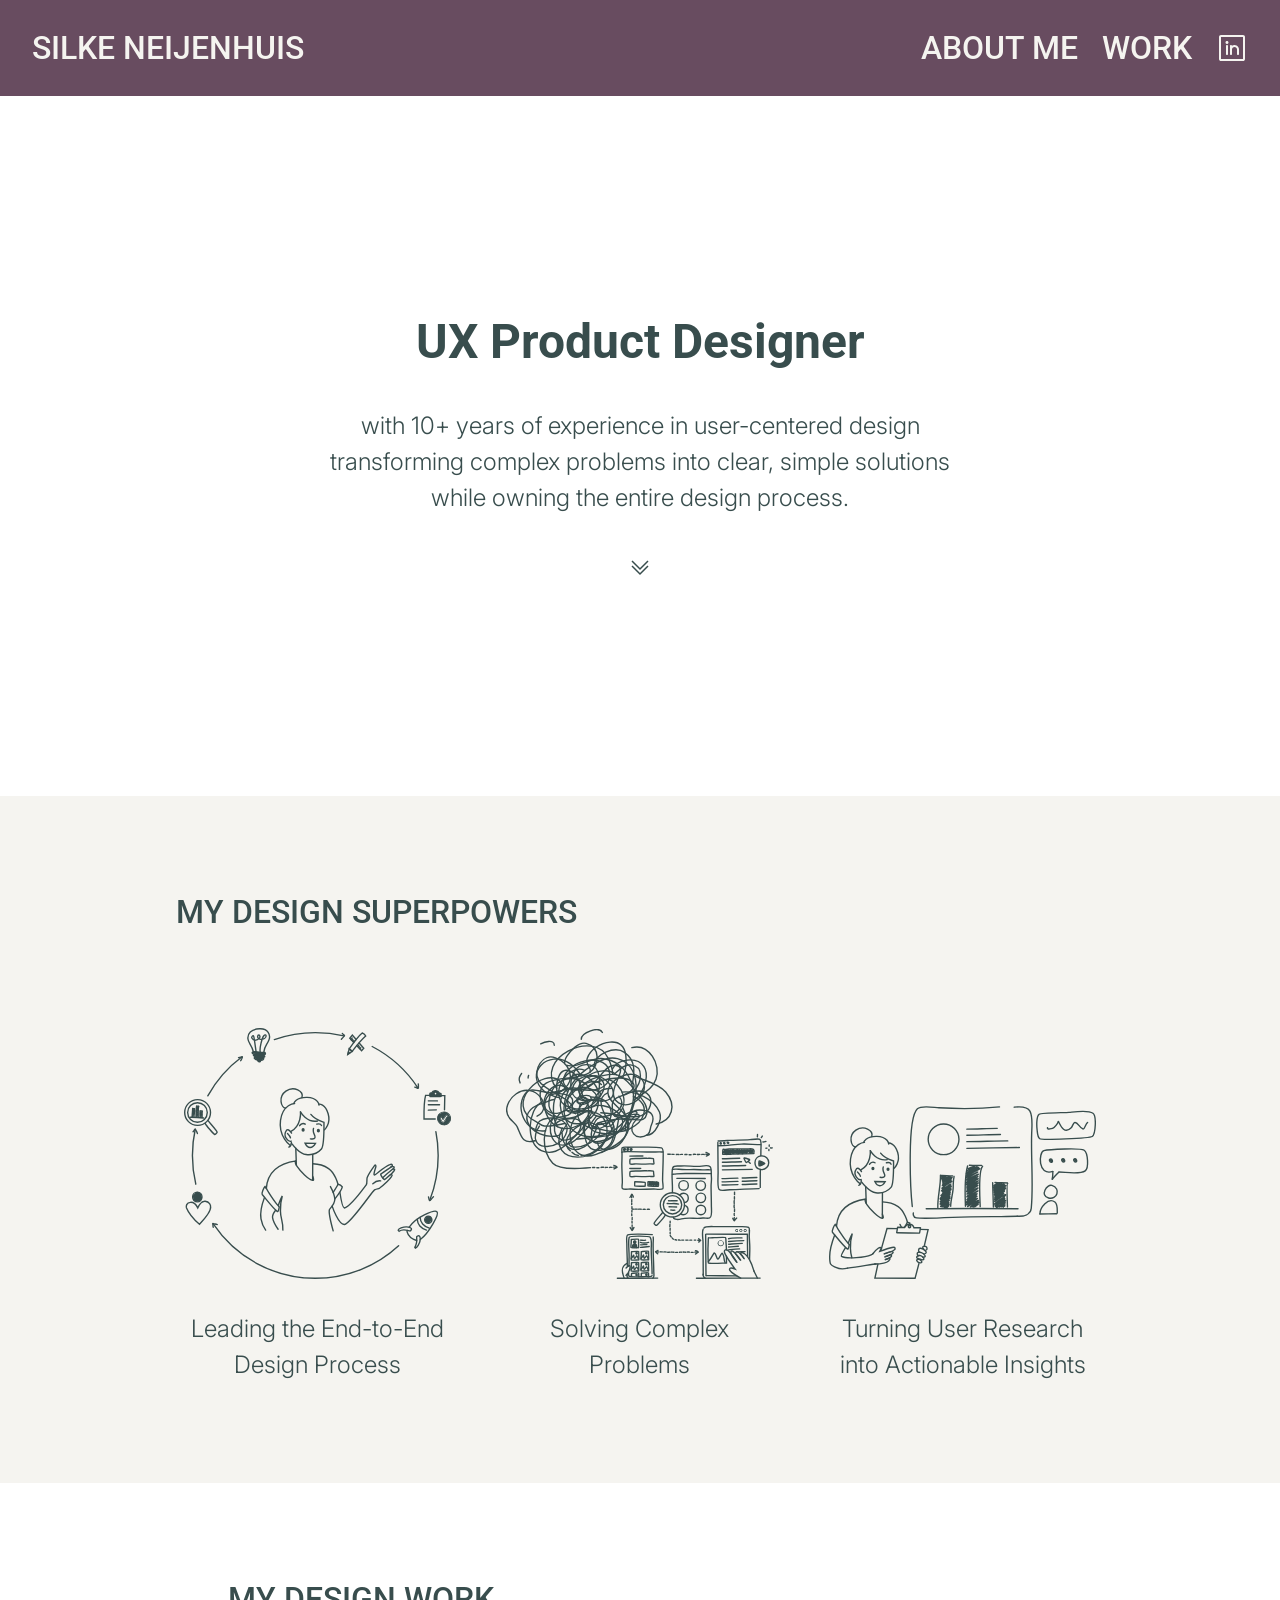
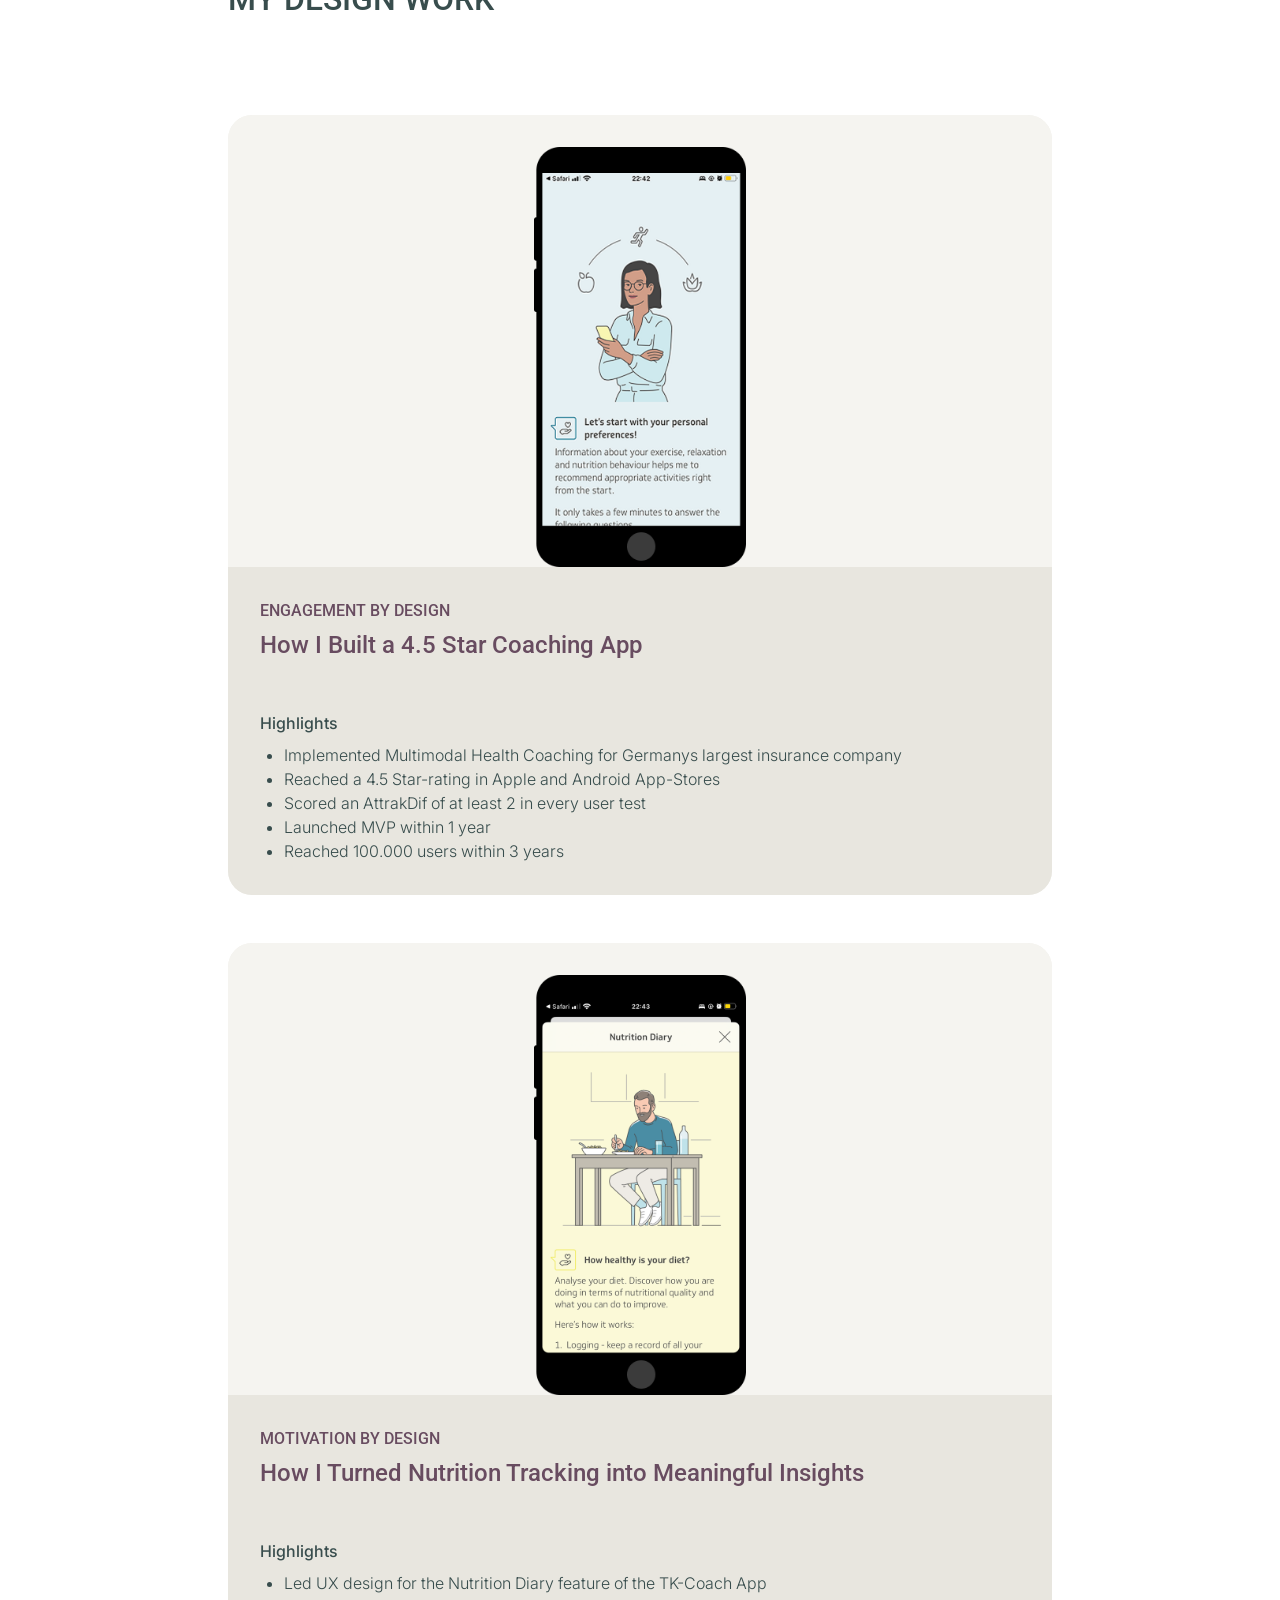
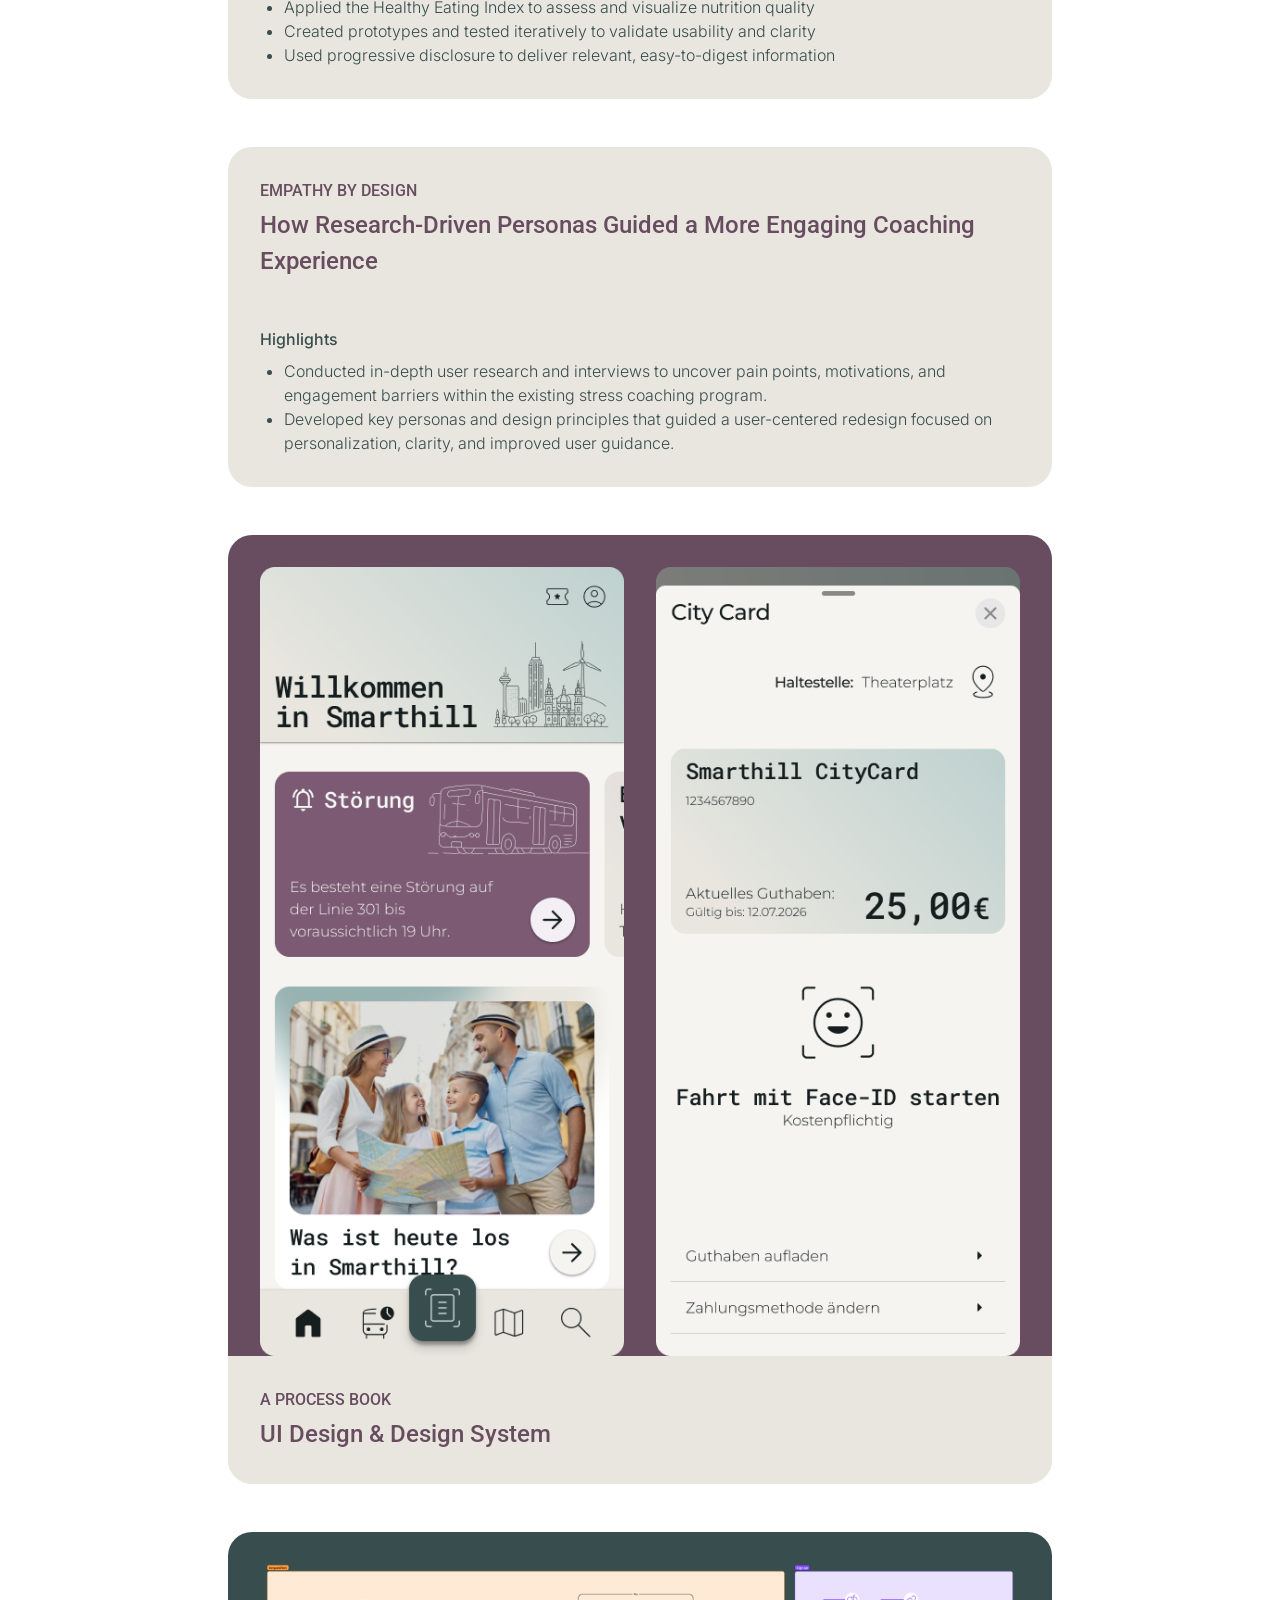
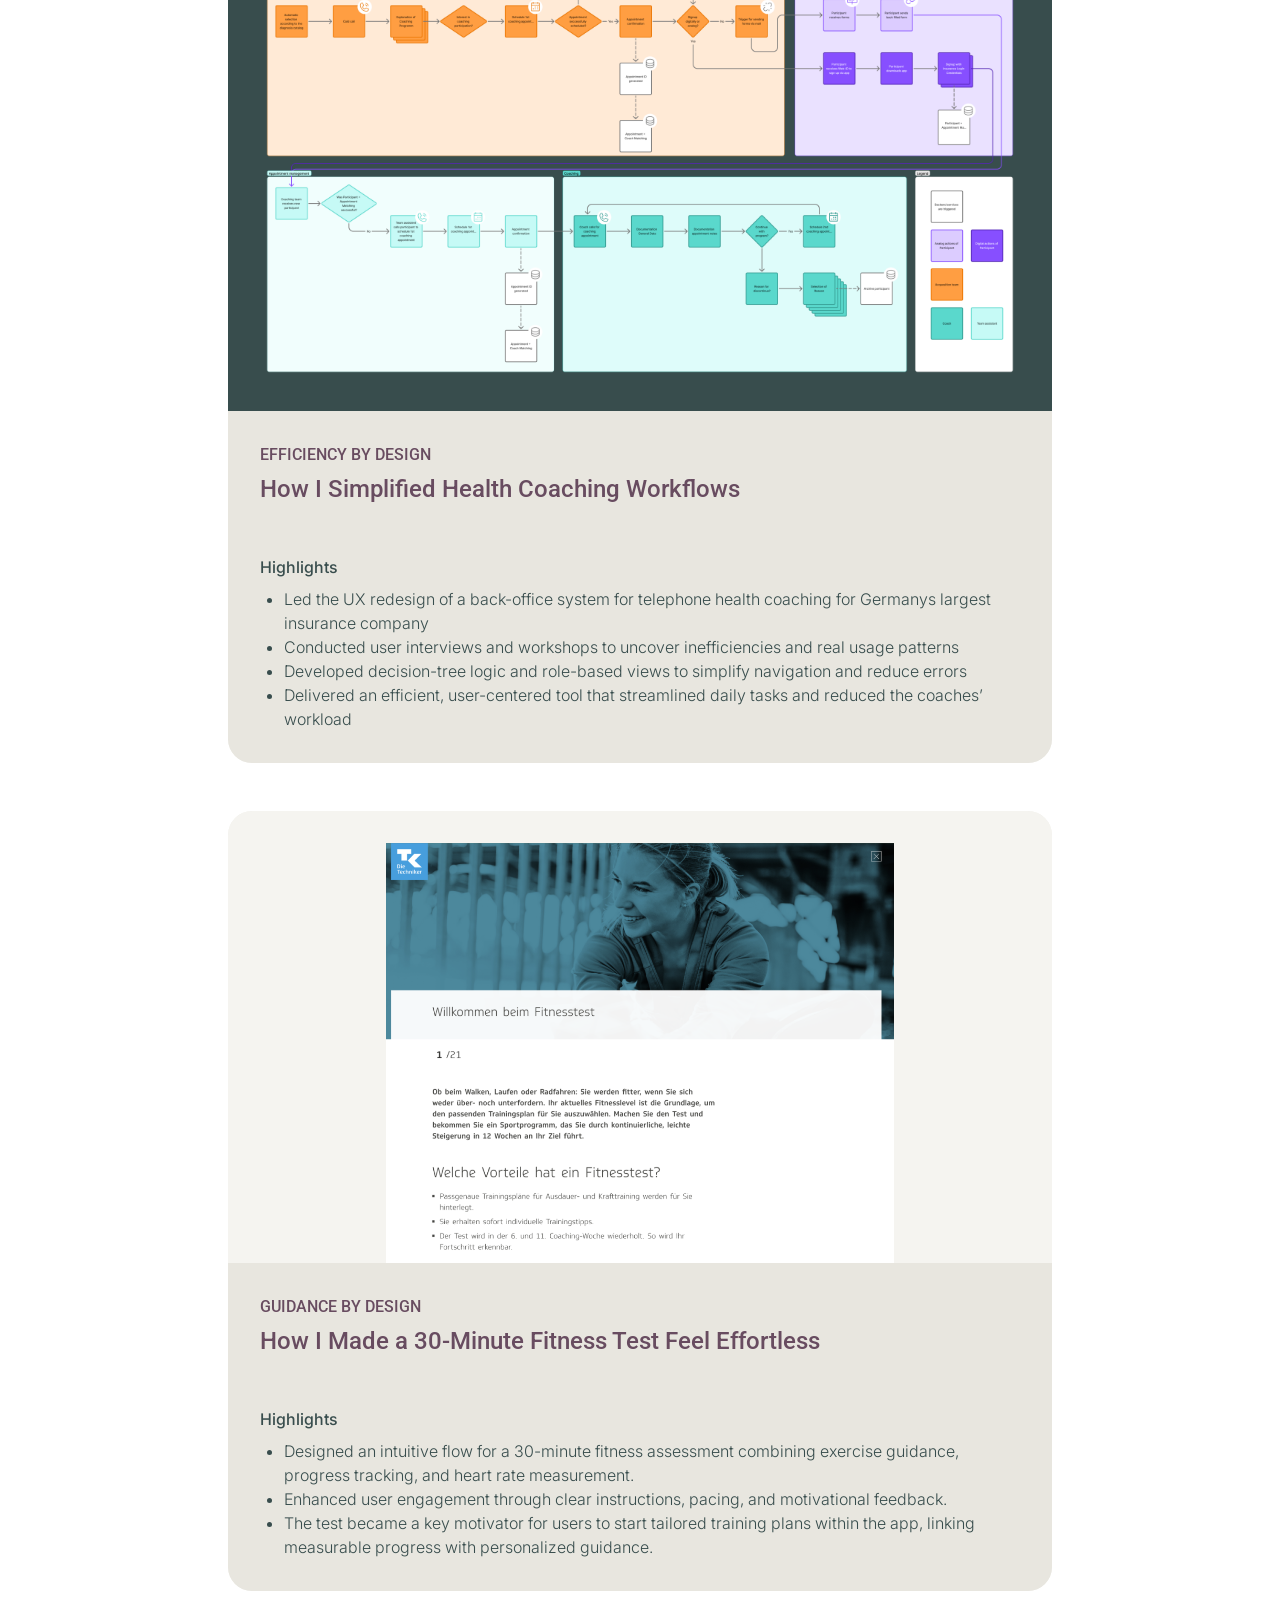
<file: index.html>
<!doctype html>
<html lang="en">
<head>
<meta charset="utf-8">
<meta name="viewport" content="width=device-width, initial-scale=1">
<title>Portfolio by Silke Neijenhuis</title>
<meta name="description" content="Portfolio von Silke Neijenhuis, UX Product Designer.">
<link rel="icon" href="assets/aa0f1eec42046447a54ed66925cf27b85f1cad58.png">
<link rel="preconnect" href="https://fonts.googleapis.com">
<link rel="preconnect" href="https://fonts.gstatic.com" crossorigin>
<link rel="stylesheet" href="https://fonts.googleapis.com/css2?family=Inter:wght@300;500&family=Roboto:wght@500;700&display=swap">
<link rel="stylesheet" href="style.css">
</head>
<body>
<header class="nav">
  <a class="brand" href="index.html">Silke Neijenhuis</a>
  <nav>
    <a href="aboutme.html">About me</a>
    <a href="work.html">Work</a>
    <a href="https://www.linkedin.com/in/silke-neijenhuis-a9348b58/" aria-label="LinkedIn" target="_blank" rel="noopener"><img src="assets/3cc3dc62abd82a7c7b388b4370d1fda8d149654a.svg" alt="" width="32" height="32"></a>
  </nav>
</header>
<main>
<section class="hero">
  <h1>UX Product Designer</h1>
  <p>with 10+ years of experience in user-centered design<br>transforming complex problems into clear, simple solutions<br>while owning the entire design process.</p>
  <a class="down" href="#work" aria-label="Scroll to work"><svg width="24" height="24" viewBox="0 0 24 24" fill="none" stroke="currentColor" stroke-width="1.5"><path d="M4 7l8 8 8-8M4 12l8 8 8-8"/></svg></a>
</section>
<section class="powers">
  <div class="wrap">
    <h2 class="label">My Design Superpowers</h2>
    <div class="powers-grid">
      <div class="power"><img src="assets/f76a7c261109c26cb83be1297ae81e63b6ee3e70.svg" alt=""><p>Leading the End-to-End Design Process</p></div>
      <div class="power"><img src="assets/5ea673edd3d029c5df6f8ba63630c10990172bac.svg" alt=""><p>Solving Complex Problems</p></div>
      <div class="power"><img src="assets/30ede3dcb0b261f4888eb743753902235b1d68fe.svg" alt=""><p>Turning User Research into Actionable Insights</p></div>
    </div>
  </div>
</section>
<section class="work" id="work">
  <div class="wrap-lg">
    <h2 class="label">My Design Work</h2>
    <div class="cards">
      <a class="card" href="case-study-coaching-app.html">
  <div class="card-media bg-light "><img src="assets/f7347e97597cb457fdfe6520cb37990a5bff2b84.png" alt=""></div>
  <div class="card-text">
    <div><p class="kicker">Engagement by Design</p><h3>How I Built a 4.5 Star Coaching App</h3></div>
    <div class="hl"><h4>Highlights</h4><ul><li>Implemented Multimodal Health Coaching for Germanys largest insurance company</li><li>Reached a 4.5 Star-rating in Apple and Android App-Stores</li><li>Scored an AttrakDif of at least 2 in every user test</li><li>Launched MVP within 1 year</li><li>Reached 100.000 users within 3 years</li></ul></div>
  </div>
</a><a class="card" href="case-study-nutrition-tracking.html">
  <div class="card-media bg-light "><img src="assets/0b53430a196b6a8cd3f1b482a729017bb54210a3.png" alt=""></div>
  <div class="card-text">
    <div><p class="kicker">Motivation by Design</p><h3>How I Turned Nutrition Tracking into Meaningful Insights</h3></div>
    <div class="hl"><h4>Highlights</h4><ul><li>Led UX design for the Nutrition Diary feature of the TK-Coach App</li><li>Applied the Healthy Eating Index to assess and visualize nutrition quality</li><li>Created prototypes and tested iteratively to validate usability and clarity</li><li>Used progressive disclosure to deliver relevant, easy-to-digest information</li></ul></div>
  </div>
</a><a class="card" href="case-study-user-research.html">
  
  <div class="card-text">
    <div><p class="kicker">Empathy by Design</p><h3>How Research-Driven Personas Guided a More Engaging Coaching Experience</h3></div>
    <div class="hl"><h4>Highlights</h4><ul><li>Conducted in-depth user research and interviews to uncover pain points, motivations, and engagement barriers within the existing stress coaching program.</li><li>Developed key personas and design principles that guided a user-centered redesign focused on personalization, clarity, and improved user guidance.</li></ul></div>
  </div>
</a><a class="card" href="processbook-ui-visual-design.html">
  <div class="card-media bg-plum two"><img src="assets/534ab906bb6c41c2a4081b018293b0701e28ecfd.png" alt=""><img src="assets/d5080dfd1fd58a010596133197d329e8e8dc70e1.png" alt=""></div>
  <div class="card-text">
    <div><p class="kicker">A Process Book</p><h3>UI Design &amp; Design System</h3></div>
    
  </div>
</a><a class="card" href="case-study-coaching-backoffice.html">
  <div class="card-media bg-teal "><img src="assets/1fa85d46b9f147724b55b7af4e313fad5dc65d58.png" alt=""></div>
  <div class="card-text">
    <div><p class="kicker">Efficiency by Design</p><h3>How I Simplified Health Coaching Workflows</h3></div>
    <div class="hl"><h4>Highlights</h4><ul><li>Led the UX redesign of a back-office system for telephone health coaching for Germanys largest insurance company</li><li>Conducted user interviews and workshops to uncover inefficiencies and real usage patterns</li><li>Developed decision-tree logic and role-based views to simplify navigation and reduce errors</li><li>Delivered an efficient, user-centered tool that streamlined daily tasks and reduced the coaches’ workload</li></ul></div>
  </div>
</a><a class="card" href="case-study-fitness-test.html">
  <div class="card-media bg-light "><img src="assets/fa0baa13ad88e7a9b9d321c00bf97742a90fea09.png" alt=""></div>
  <div class="card-text">
    <div><p class="kicker">Guidance by Design</p><h3>How I Made a 30-Minute Fitness Test Feel Effortless</h3></div>
    <div class="hl"><h4>Highlights</h4><ul><li>Designed an intuitive flow for a 30-minute fitness assessment combining exercise guidance, progress tracking, and heart rate measurement.</li><li>Enhanced user engagement through clear instructions, pacing, and motivational feedback.</li><li>The test became a key motivator for users to start tailored training plans within the app, linking measurable progress with personalized guidance.</li></ul></div>
  </div>
</a>
    </div>
  </div>
</section>
</main>
<script src="main.js"></script>
</body>
</html>
</file>
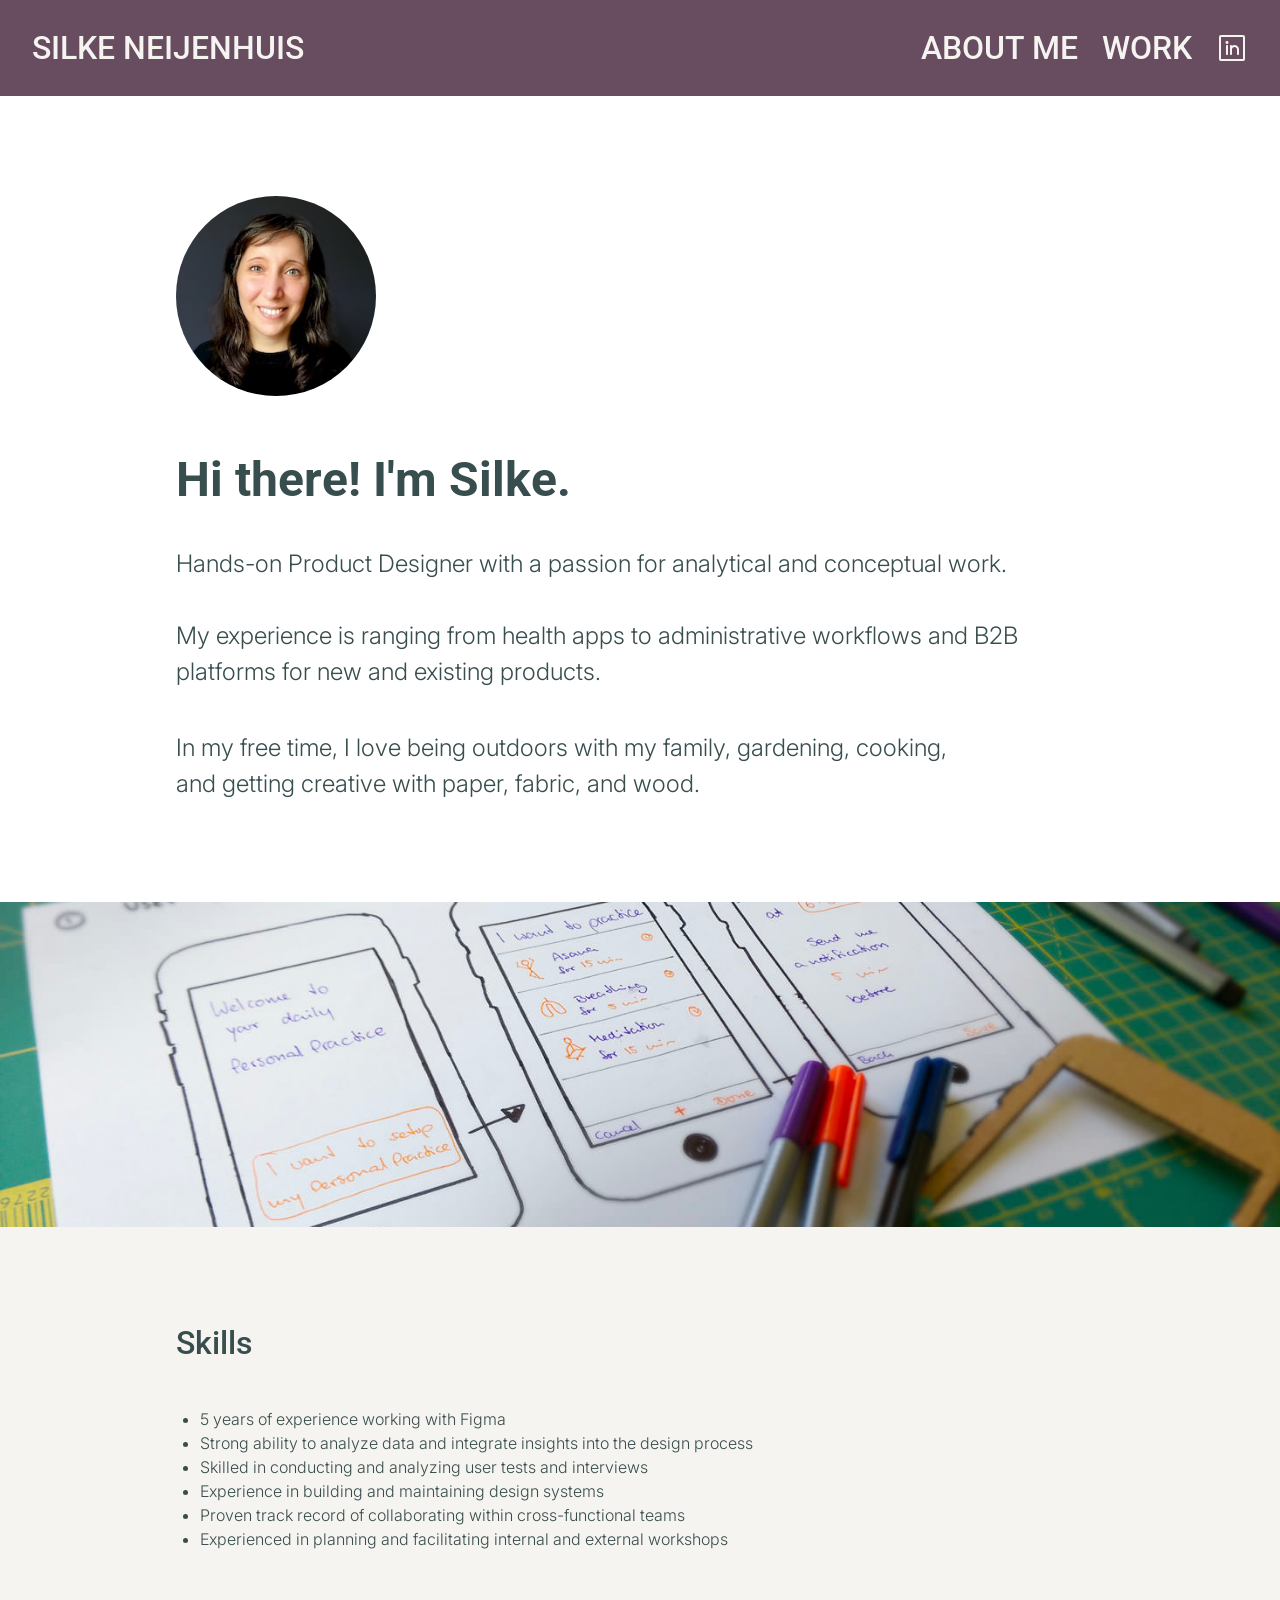
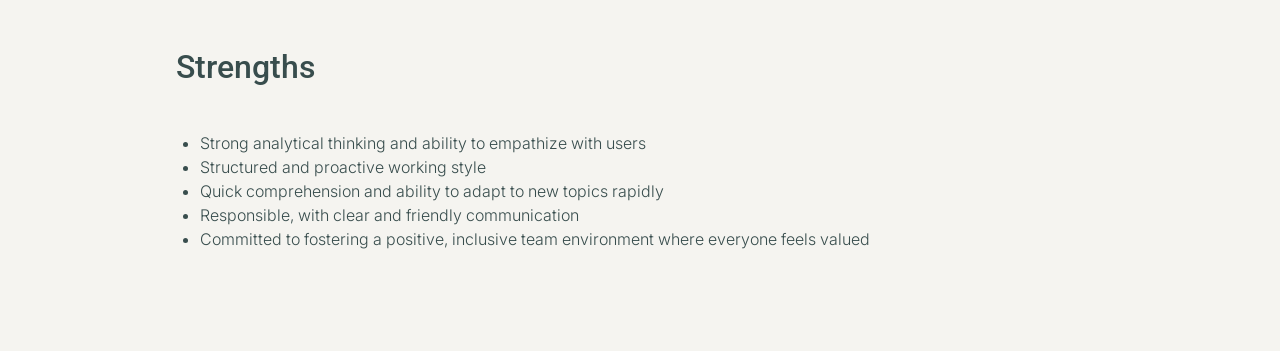
<file: aboutme.html>
<!doctype html>
<html lang="en">
<head>
<meta charset="utf-8">
<meta name="viewport" content="width=device-width, initial-scale=1">
<title>About me – Silke Neijenhuis</title>
<meta name="description" content="Portfolio von Silke Neijenhuis, UX Product Designer.">
<link rel="icon" href="assets/aa0f1eec42046447a54ed66925cf27b85f1cad58.png">
<link rel="preconnect" href="https://fonts.googleapis.com">
<link rel="preconnect" href="https://fonts.gstatic.com" crossorigin>
<link rel="stylesheet" href="https://fonts.googleapis.com/css2?family=Inter:wght@300;500&family=Roboto:wght@500;700&display=swap">
<link rel="stylesheet" href="style.css">
</head>
<body>
<header class="nav">
  <a class="brand" href="index.html">Silke Neijenhuis</a>
  <nav>
    <a href="aboutme.html">About me</a>
    <a href="work.html">Work</a>
    <a href="https://www.linkedin.com/in/silke-neijenhuis-a9348b58/" aria-label="LinkedIn" target="_blank" rel="noopener"><img src="assets/3cc3dc62abd82a7c7b388b4370d1fda8d149654a.svg" alt="" width="32" height="32"></a>
  </nav>
</header>
<main>
<section class="about-intro wrap">
  <img class="avatar" src="assets/57295a3ade768151fa7c70b5a87e3e92d25e763d.png" alt="Portrait of Silke Neijenhuis" width="200" height="200">
  <h1>Hi there! I'm Silke.</h1>
  <p class="lead">Hands-on Product Designer with a passion for analytical and conceptual work.</p>
  <p class="lead">My experience is ranging from health apps to administrative workflows and B2B platforms for new and existing products.</p>
  <p class="lead narrow">In my free time, I love being outdoors with my family, gardening, cooking, and getting creative with paper, fabric, and wood.</p>
</section>
<img class="banner" src="assets/c4c4003507c04698c2d1ae653a0f855a2b614ddf.png" alt="">
<section class="skills">
  <div class="wrap">
    <h2 class="h2">Skills</h2><ul><li>5 years of experience working with Figma</li><li>Strong ability to analyze data and integrate insights into the design process</li><li>Skilled in conducting and analyzing user tests and interviews</li><li>Experience in building and maintaining design systems</li><li>Proven track record of collaborating within cross-functional teams</li><li>Experienced in planning and facilitating internal and external workshops</li></ul>
    <h2 class="h2">Strengths</h2><ul><li>Strong analytical thinking and ability to empathize with users</li><li>Structured and proactive working style</li><li>Quick comprehension and ability to adapt to new topics rapidly</li><li>Responsible, with clear and friendly communication</li><li>Committed to fostering a positive, inclusive team environment where everyone feels valued</li></ul>
  </div>
</section>
</main>
<script src="main.js"></script>
</body>
</html>
</file>
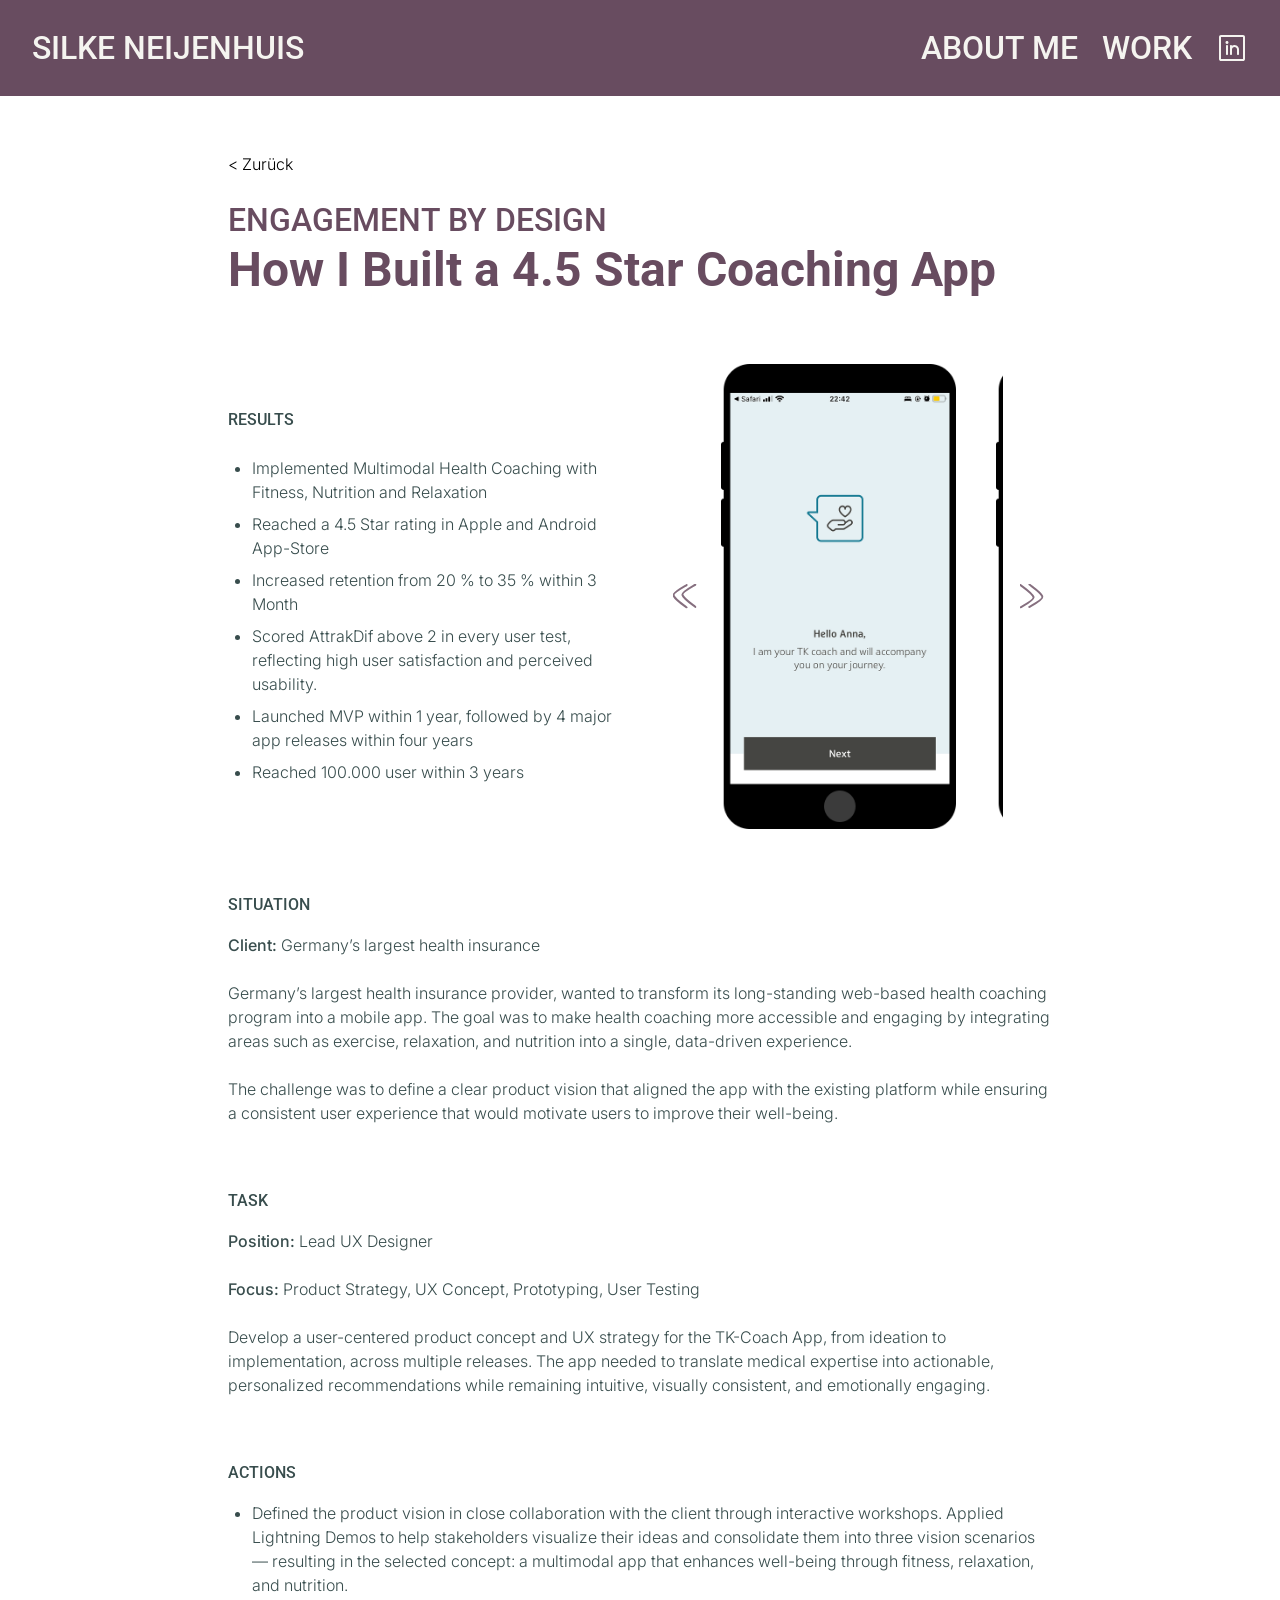
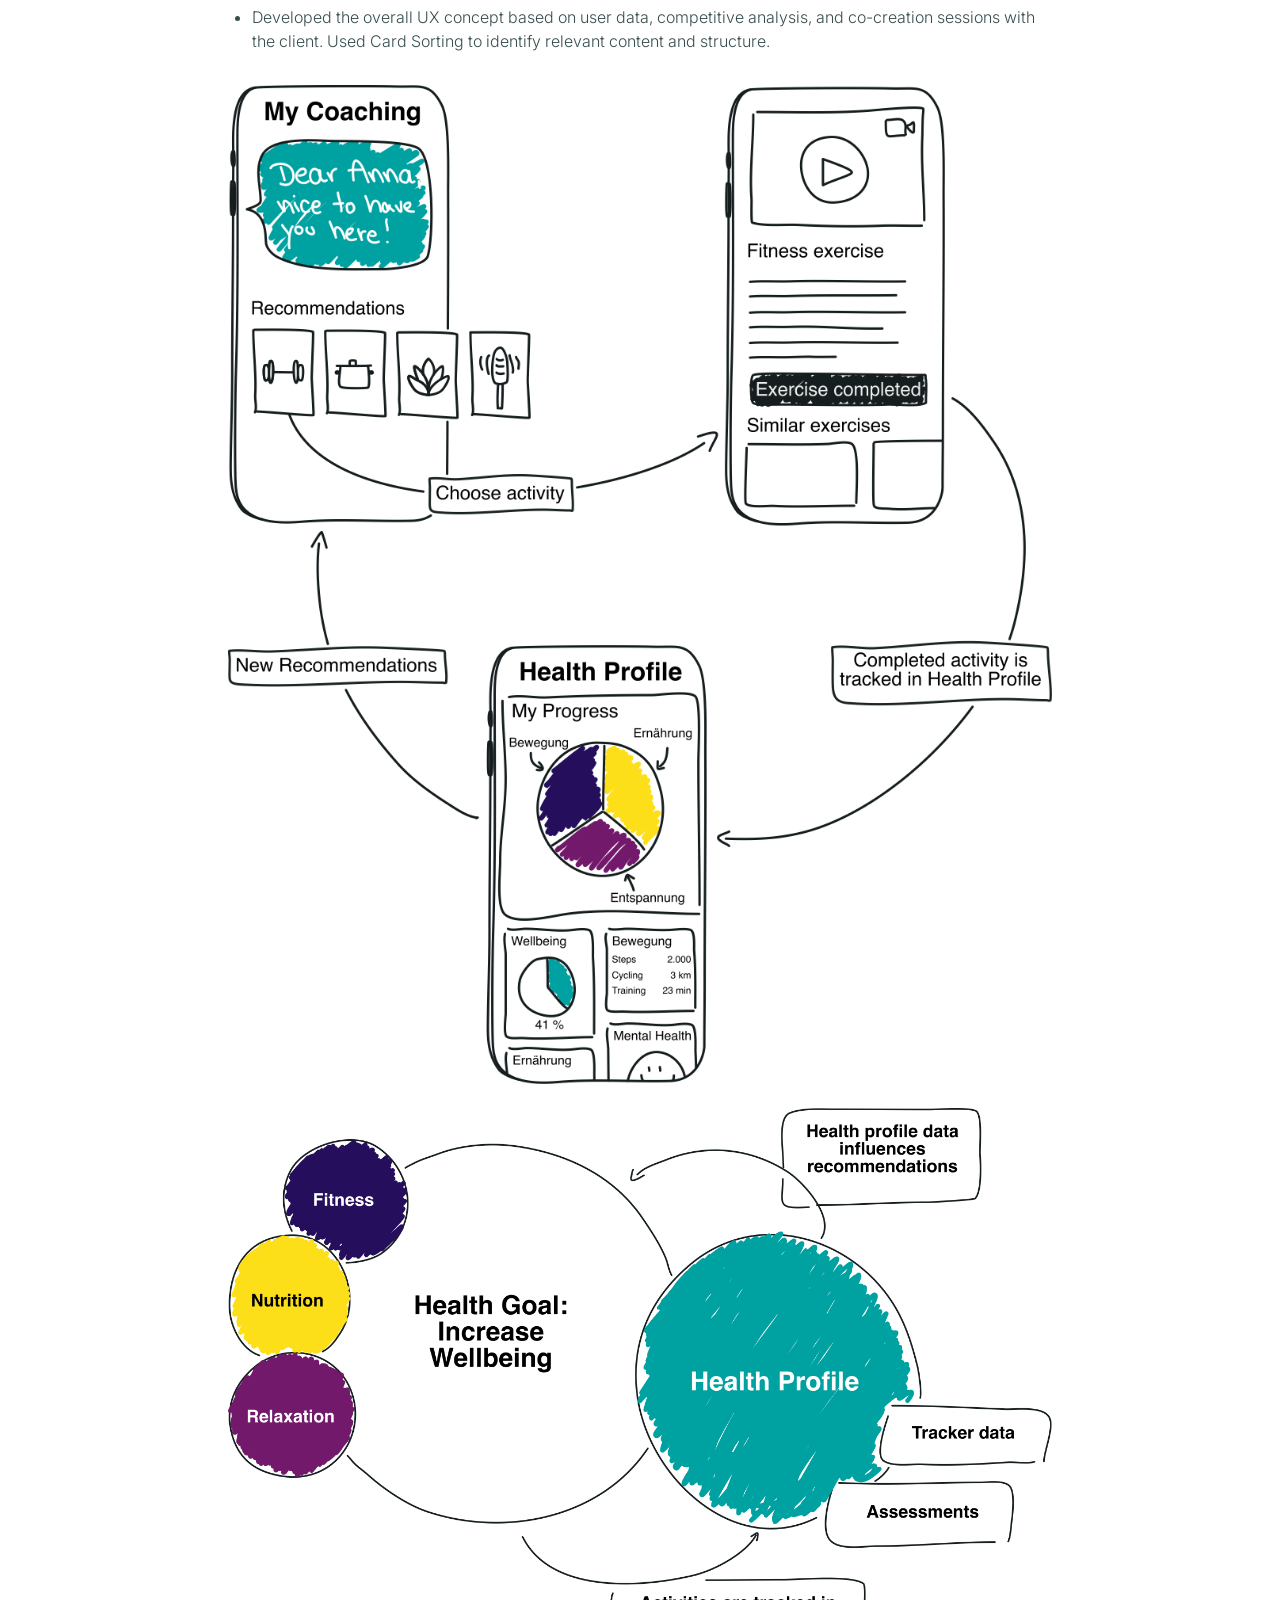
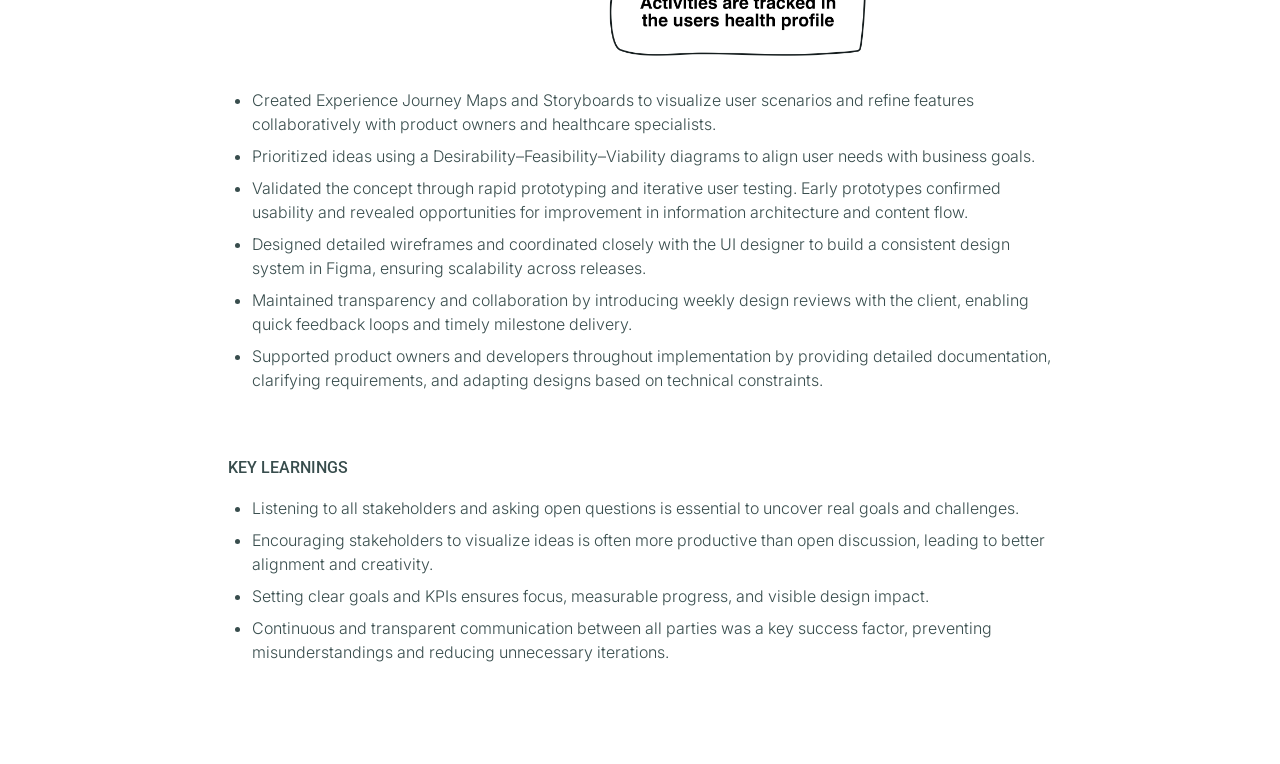
<file: case-study-coaching-app.html>
<!doctype html>
<html lang="en">
<head>
<meta charset="utf-8">
<meta name="viewport" content="width=device-width, initial-scale=1">
<title>Case study: Coaching app – Silke Neijenhuis</title>
<meta name="description" content="How I built a 4.5 star multimodal health coaching app.">
<link rel="icon" href="assets/aa0f1eec42046447a54ed66925cf27b85f1cad58.png">
<link rel="preconnect" href="https://fonts.googleapis.com">
<link rel="preconnect" href="https://fonts.gstatic.com" crossorigin>
<link rel="stylesheet" href="https://fonts.googleapis.com/css2?family=Inter:wght@300;500&family=Roboto:wght@500;700&display=swap">
<link rel="stylesheet" href="style.css">
</head>
<body>
<header class="nav">
  <a class="brand" href="index.html">Silke Neijenhuis</a>
  <nav>
    <a href="aboutme.html">About me</a>
    <a href="work.html">Work</a>
    <a href="https://www.linkedin.com/in/silke-neijenhuis-a9348b58/" aria-label="LinkedIn" target="_blank" rel="noopener"><img src="assets/3cc3dc62abd82a7c7b388b4370d1fda8d149654a.svg" alt="" width="32" height="32"></a>
  </nav>
</header>
<main class="cs wrap-cs">
<a class="back" href="work.html">&lt; Zurück</a>
<p class="cs-kicker">Engagement by Design</p>
<h1 class="cs-title">How I Built a 4.5 Star Coaching App</h1>
<div class="results-split">
  <div class="results"><h2 class="cs-h">Results</h2><ul><li>Implemented Multimodal Health Coaching with Fitness, Nutrition and Relaxation</li><li>Reached a 4.5 Star rating in Apple and Android App-Store</li><li>Increased retention from 20 % to 35 % within 3 Month</li><li>Scored AttrakDif above 2 in every user test, reflecting high user satisfaction and perceived usability.</li><li>Launched MVP within 1 year, followed by 4 major app releases within four years</li><li>Reached 100.000 user within 3 years</li></ul></div>
  <div class="carousel phones" data-carousel>
  <button class="car-btn prev" aria-label="Previous"><img src="assets/8f88433237b285253166f39685fd685767fd90e5.svg" alt="" width="25" height="24"></button>
  <ul class="track"><li><img src="assets/afa18ebdbce87846332a36cae5ed63e34c8dd08a.png" alt=""></li><li><img src="assets/f7347e97597cb457fdfe6520cb37990a5bff2b84.png" alt=""></li><li><img src="assets/6b569dae1650df2695cd64b7004d9d90275a767b.png" alt=""></li><li><img src="assets/7a6f39d942eb30a3ffa49474cd5b26395ccea8ec.png" alt=""></li><li><img src="assets/99a45bde2c89cbc036fffdce763226ed397f2275.png" alt=""></li><li><img src="assets/1b9d85fefc7e270307480e6fb7e143656cd8cf1c.png" alt=""></li></ul>
  <button class="car-btn next" aria-label="Next"><img src="assets/01a99f60822d0fed504564d5efb5d50b4b38e0fc.svg" alt="" width="25" height="24"></button>
</div>
</div>
<section class="cs-sec"><h2 class="cs-h">Situation</h2><p><strong>Client:</strong> Germany’s largest health insurance</p><p>Germany’s largest health insurance provider, wanted to transform its long-standing web-based health coaching program into a mobile app. The goal was to make health coaching more accessible and engaging by integrating areas such as exercise, relaxation, and nutrition into a single, data-driven experience.</p><p>The challenge was to define a clear product vision that aligned the app with the existing platform while ensuring a consistent user experience that would motivate users to improve their well-being.</p></section><section class="cs-sec"><h2 class="cs-h">Task</h2><p><strong>Position:</strong> Lead UX Designer</p><p><strong>Focus:</strong> Product Strategy, UX Concept, Prototyping, User Testing</p><p>Develop a user-centered product concept and UX strategy for the TK-Coach App, from ideation to implementation, across multiple releases. The app needed to translate medical expertise into actionable, personalized recommendations while remaining intuitive, visually consistent, and emotionally engaging.</p></section><section class="cs-sec"><h2 class="cs-h">Actions</h2><ul><li>Defined the product vision in close collaboration with the client through interactive workshops. Applied Lightning Demos to help stakeholders visualize their ideas and consolidate them into three vision scenarios — resulting in the selected concept: a multimodal app that enhances well-being through fitness, relaxation, and nutrition.</li><li>Developed the overall UX concept based on user data, competitive analysis, and co-creation sessions with the client. Used Card Sorting to identify relevant content and structure.</li></ul><div class="img-row"><img src="assets/3997fc57538b90eb0dfee581470903474271ade5.png" alt=""><img src="assets/d388846b1b92c82daab24abcb3a70384de200cd4.png" alt=""></div><ul><li>Created Experience Journey Maps and Storyboards to visualize user scenarios and refine features collaboratively with product owners and healthcare specialists.</li><li>Prioritized ideas using a Desirability–Feasibility–Viability diagrams to align user needs with business goals.</li><li>Validated the concept through rapid prototyping and iterative user testing. Early prototypes confirmed usability and revealed opportunities for improvement in information architecture and content flow.</li><li>Designed detailed wireframes and coordinated closely with the UI designer to build a consistent design system in Figma, ensuring scalability across releases.</li><li>Maintained transparency and collaboration by introducing weekly design reviews with the client, enabling quick feedback loops and timely milestone delivery.</li><li>Supported product owners and developers throughout implementation by providing detailed documentation, clarifying requirements, and adapting designs based on technical constraints.</li></ul></section><section class="cs-sec"><h2 class="cs-h">Key learnings</h2><ul><li>Listening to all stakeholders and asking open questions is essential to uncover real goals and challenges.</li><li>Encouraging stakeholders to visualize ideas is often more productive than open discussion, leading to better alignment and creativity.</li><li>Setting clear goals and KPIs ensures focus, measurable progress, and visible design impact.</li><li>Continuous and transparent communication between all parties was a key success factor, preventing misunderstandings and reducing unnecessary iterations.</li></ul></section>
</main>
<script src="main.js"></script>
</body>
</html>
</file>
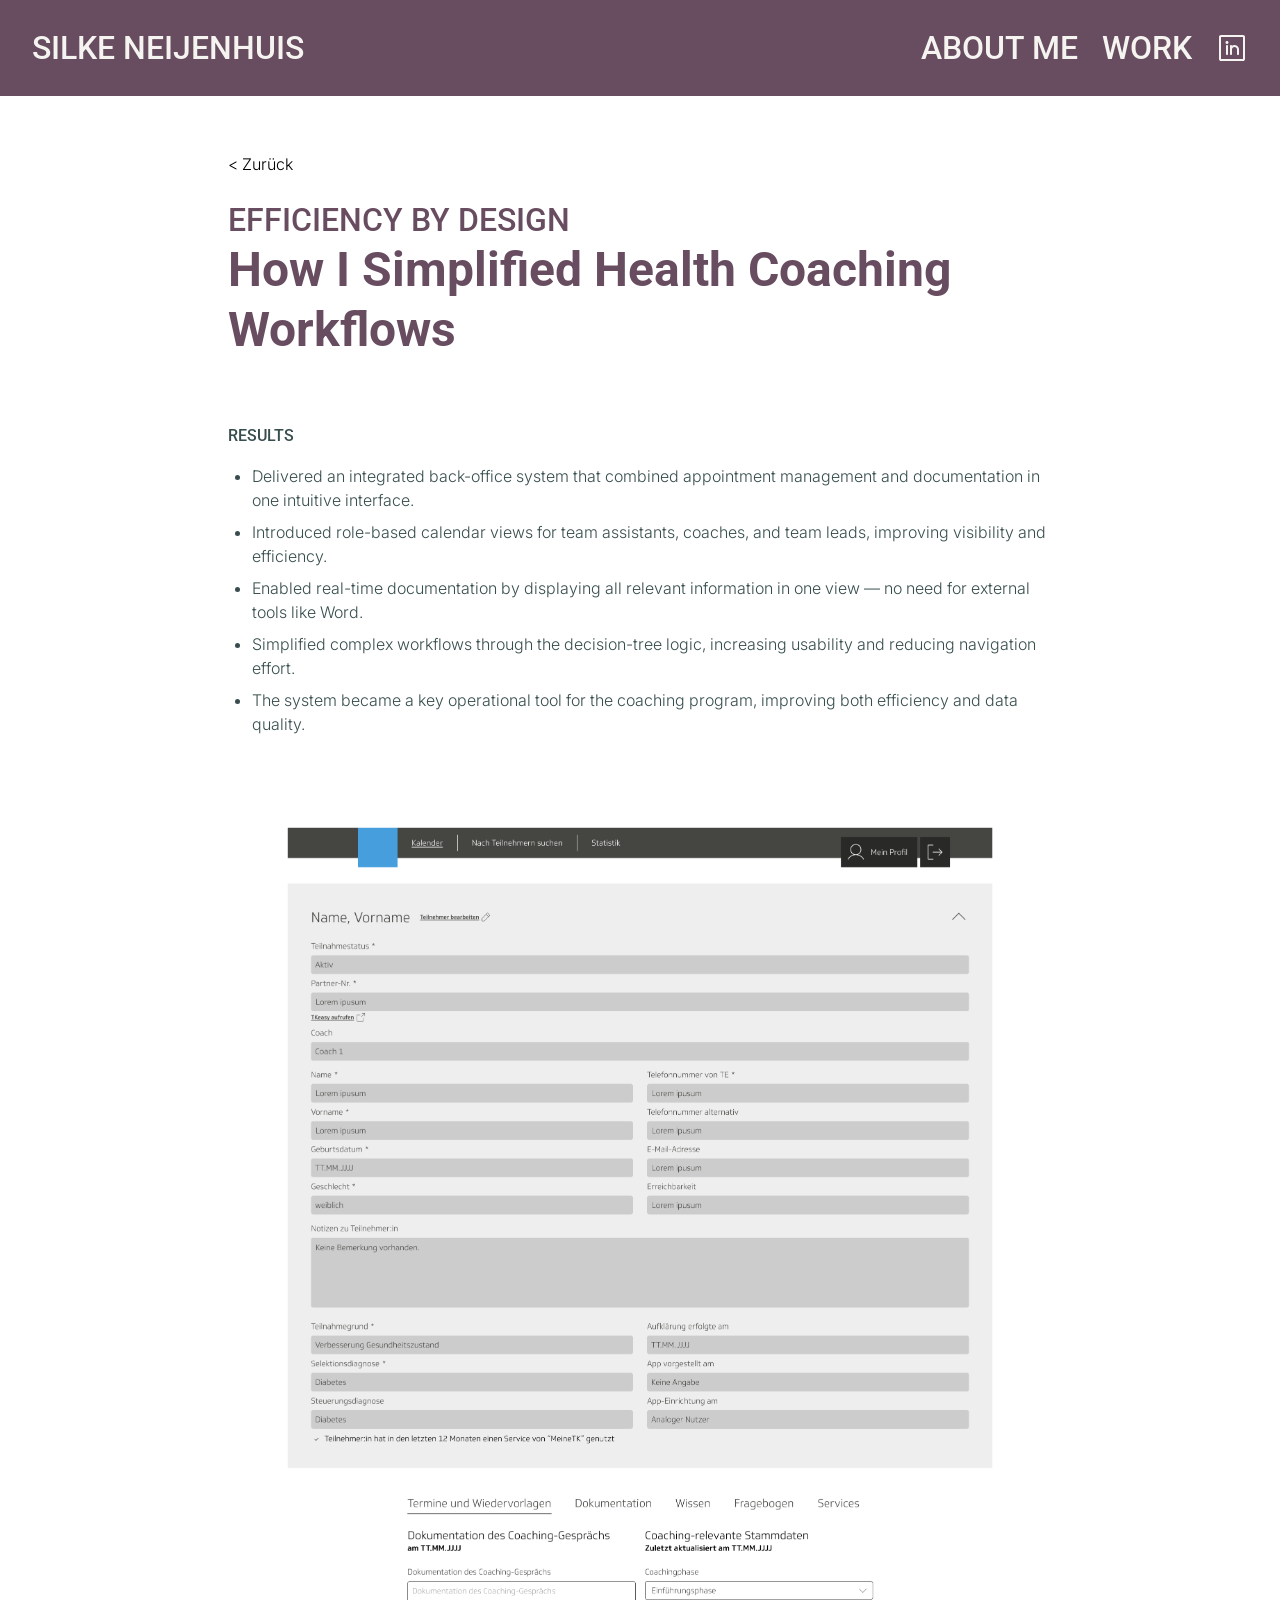
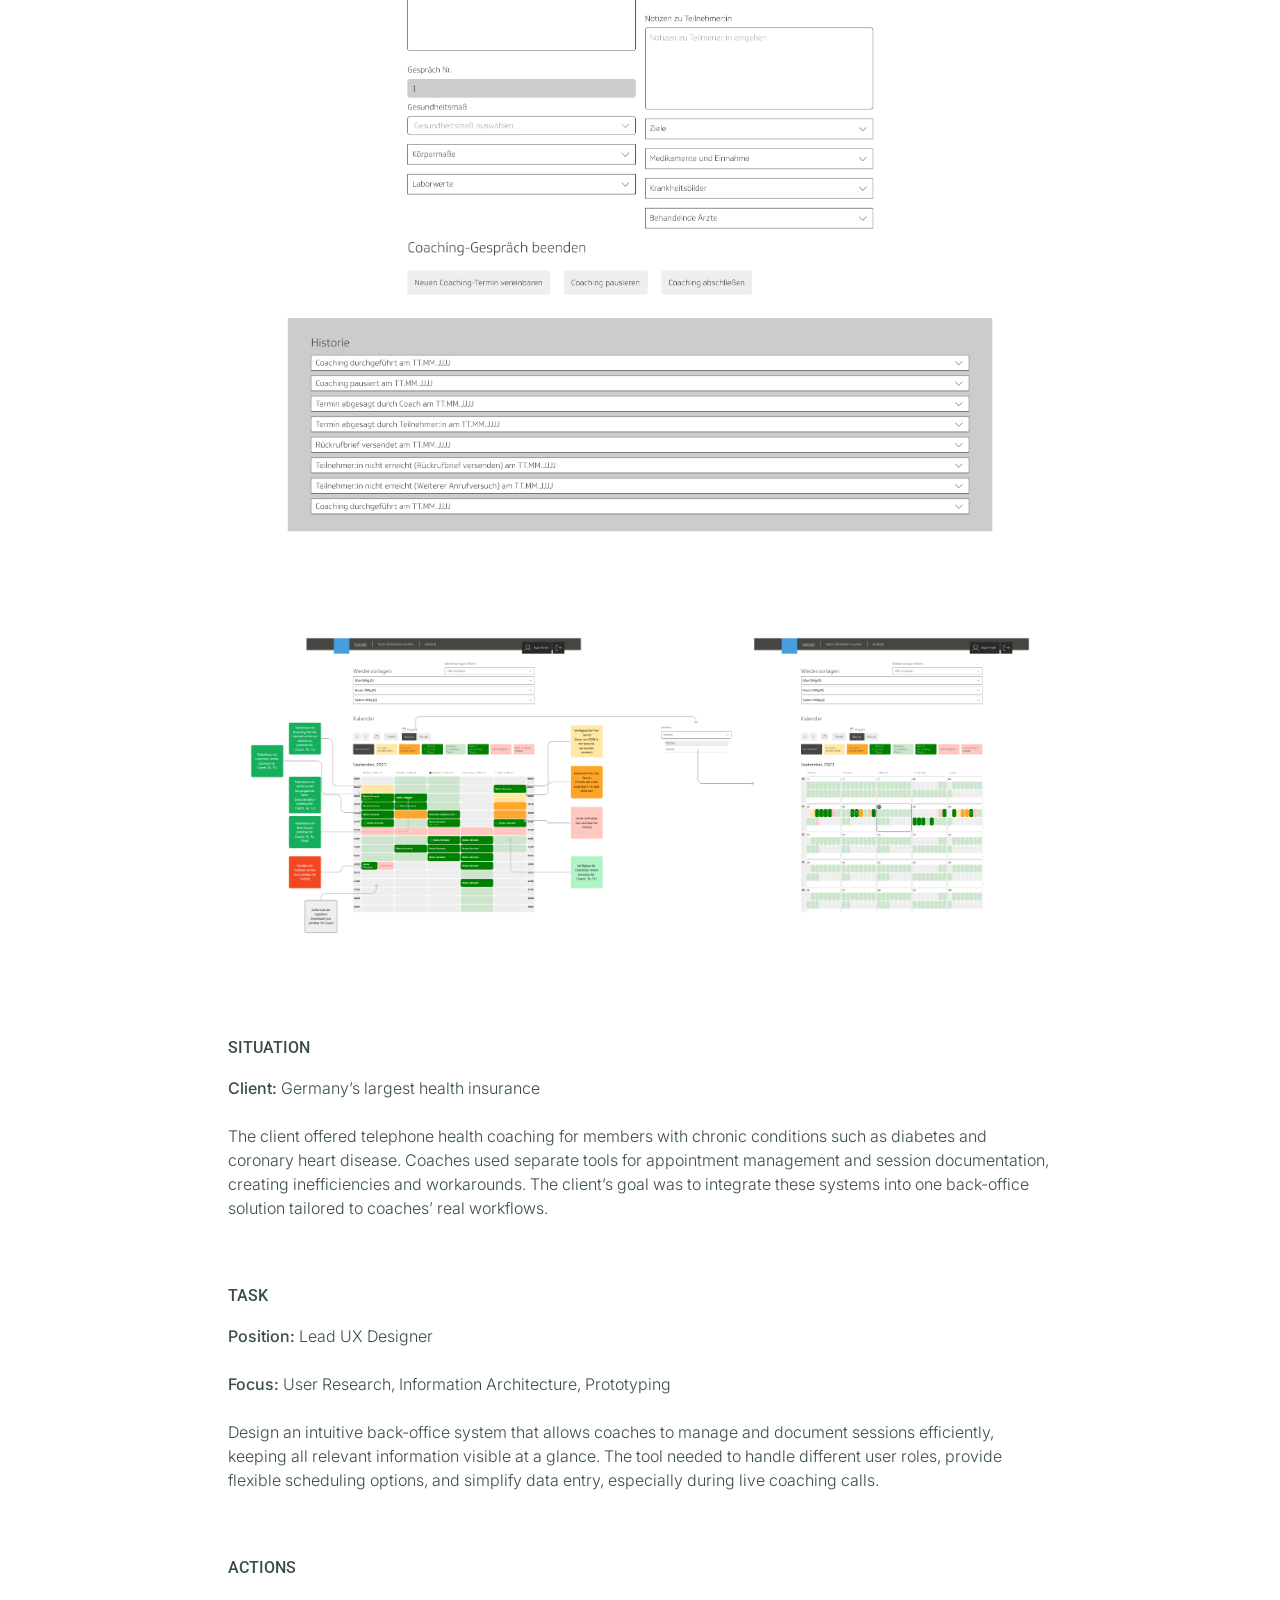
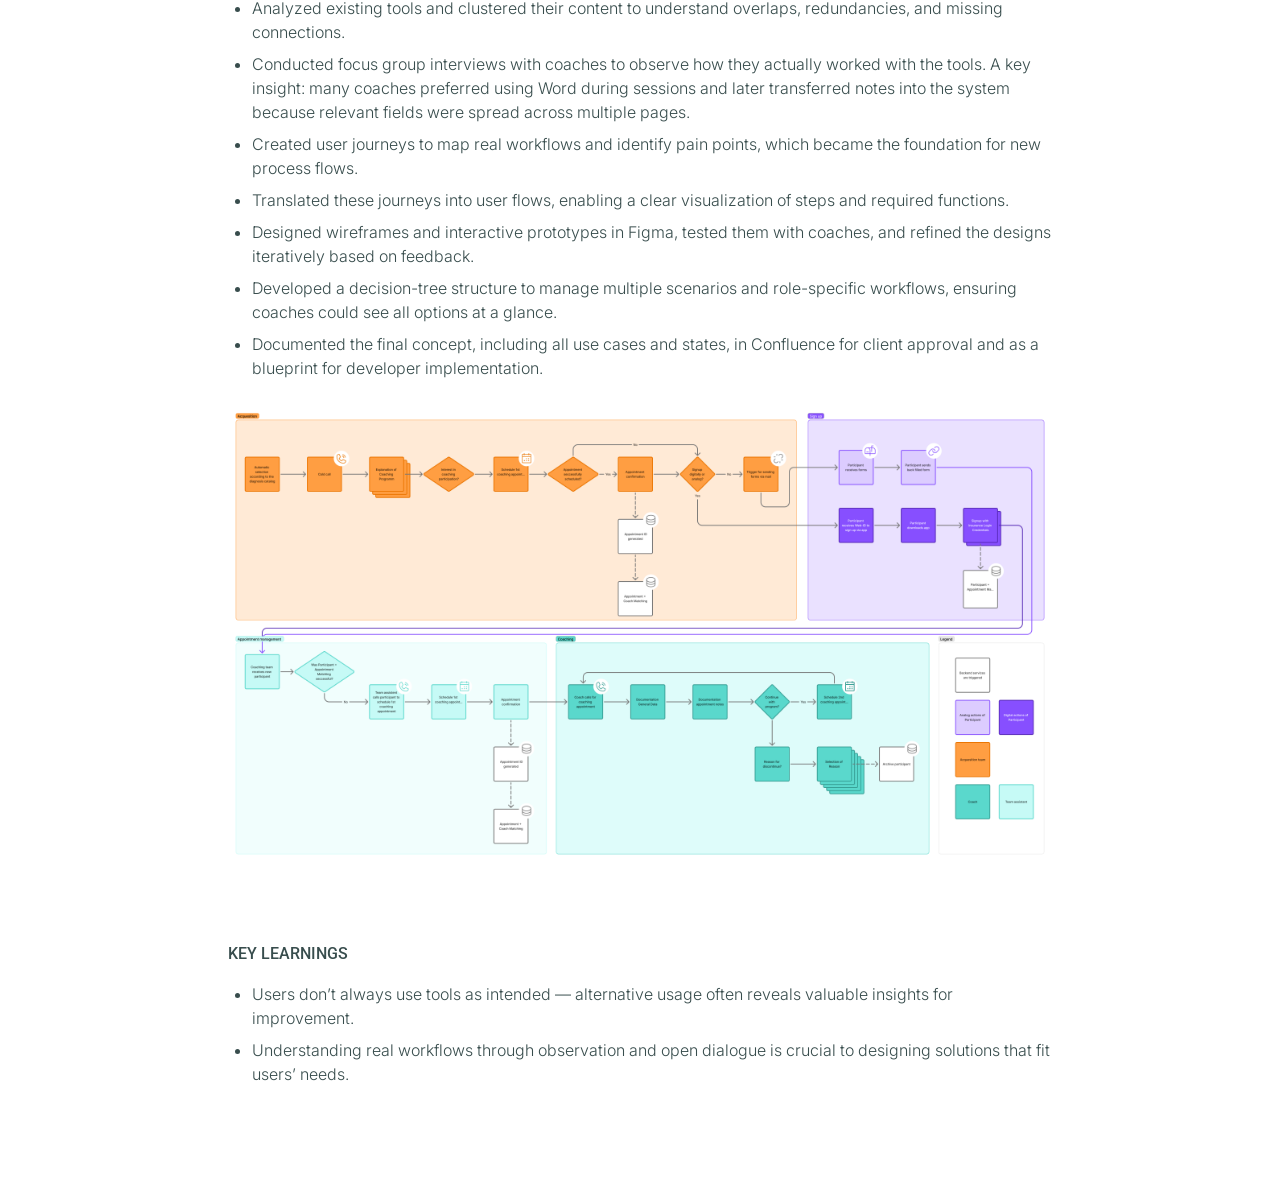
<file: case-study-coaching-backoffice.html>
<!doctype html>
<html lang="en">
<head>
<meta charset="utf-8">
<meta name="viewport" content="width=device-width, initial-scale=1">
<title>Case study: Coaching back office – Silke Neijenhuis</title>
<meta name="description" content="How I simplified health coaching workflows with a role-based back-office tool.">
<link rel="icon" href="assets/aa0f1eec42046447a54ed66925cf27b85f1cad58.png">
<link rel="preconnect" href="https://fonts.googleapis.com">
<link rel="preconnect" href="https://fonts.gstatic.com" crossorigin>
<link rel="stylesheet" href="https://fonts.googleapis.com/css2?family=Inter:wght@300;500&family=Roboto:wght@500;700&display=swap">
<link rel="stylesheet" href="style.css">
</head>
<body>
<header class="nav">
  <a class="brand" href="index.html">Silke Neijenhuis</a>
  <nav>
    <a href="aboutme.html">About me</a>
    <a href="work.html">Work</a>
    <a href="https://www.linkedin.com/in/silke-neijenhuis-a9348b58/" aria-label="LinkedIn" target="_blank" rel="noopener"><img src="assets/3cc3dc62abd82a7c7b388b4370d1fda8d149654a.svg" alt="" width="32" height="32"></a>
  </nav>
</header>
<main class="cs wrap-cs">
<a class="back" href="work.html">&lt; Zurück</a>
<p class="cs-kicker">Efficiency by Design</p>
<h1 class="cs-title">How I Simplified Health Coaching Workflows</h1>
<section class="cs-sec"><h2 class="cs-h">Results</h2><ul><li>Delivered an integrated back-office system that combined appointment management and documentation in one intuitive interface.</li><li>Introduced role-based calendar views for team assistants, coaches, and team leads, improving visibility and efficiency.</li><li>Enabled real-time documentation by displaying all relevant information in one view — no need for external tools like Word.</li><li>Simplified complex workflows through the decision-tree logic, increasing usability and reducing navigation effort.</li><li>The system became a key operational tool for the coaching program, improving both efficiency and data quality.</li></ul><div class="img-row"><img src="assets/e52f0f06249da3098554b31951131d7bd091e915.png" alt=""><img src="assets/65ca8d2f896bb9008781c2e35111e0e3657ffa14.png" alt=""></div></section>
<section class="cs-sec"><h2 class="cs-h">Situation</h2><p><strong>Client:</strong> Germany’s largest health insurance</p><p>The client offered telephone health coaching for members with chronic conditions such as diabetes and coronary heart disease. Coaches used separate tools for appointment management and session documentation, creating inefficiencies and workarounds. The client’s goal was to integrate these systems into one back-office solution tailored to coaches’ real workflows.</p></section><section class="cs-sec"><h2 class="cs-h">Task</h2><p><strong>Position:</strong> Lead UX Designer</p><p><strong>Focus:</strong> User Research, Information Architecture, Prototyping</p><p>Design an intuitive back-office system that allows coaches to manage and document sessions efficiently, keeping all relevant information visible at a glance. The tool needed to handle different user roles, provide flexible scheduling options, and simplify data entry, especially during live coaching calls.</p></section><section class="cs-sec"><h2 class="cs-h">Actions</h2><ul><li>Analyzed existing tools and clustered their content to understand overlaps, redundancies, and missing connections.</li><li>Conducted focus group interviews with coaches to observe how they actually worked with the tools. A key insight: many coaches preferred using Word during sessions and later transferred notes into the system because relevant fields were spread across multiple pages.</li><li>Created user journeys to map real workflows and identify pain points, which became the foundation for new process flows.</li><li>Translated these journeys into user flows, enabling a clear visualization of steps and required functions.</li><li>Designed wireframes and interactive prototypes in Figma, tested them with coaches, and refined the designs iteratively based on feedback.</li><li>Developed a decision-tree structure to manage multiple scenarios and role-specific workflows, ensuring coaches could see all options at a glance.</li><li>Documented the final concept, including all use cases and states, in Confluence for client approval and as a blueprint for developer implementation.</li></ul><div class="img-row single"><img src="assets/1fa85d46b9f147724b55b7af4e313fad5dc65d58.png" alt=""></div></section><section class="cs-sec"><h2 class="cs-h">Key learnings</h2><ul><li>Users don’t always use tools as intended — alternative usage often reveals valuable insights for improvement.</li><li>Understanding real workflows through observation and open dialogue is crucial to designing solutions that fit users’ needs.</li></ul></section>
</main>
<script src="main.js"></script>
</body>
</html>
</file>
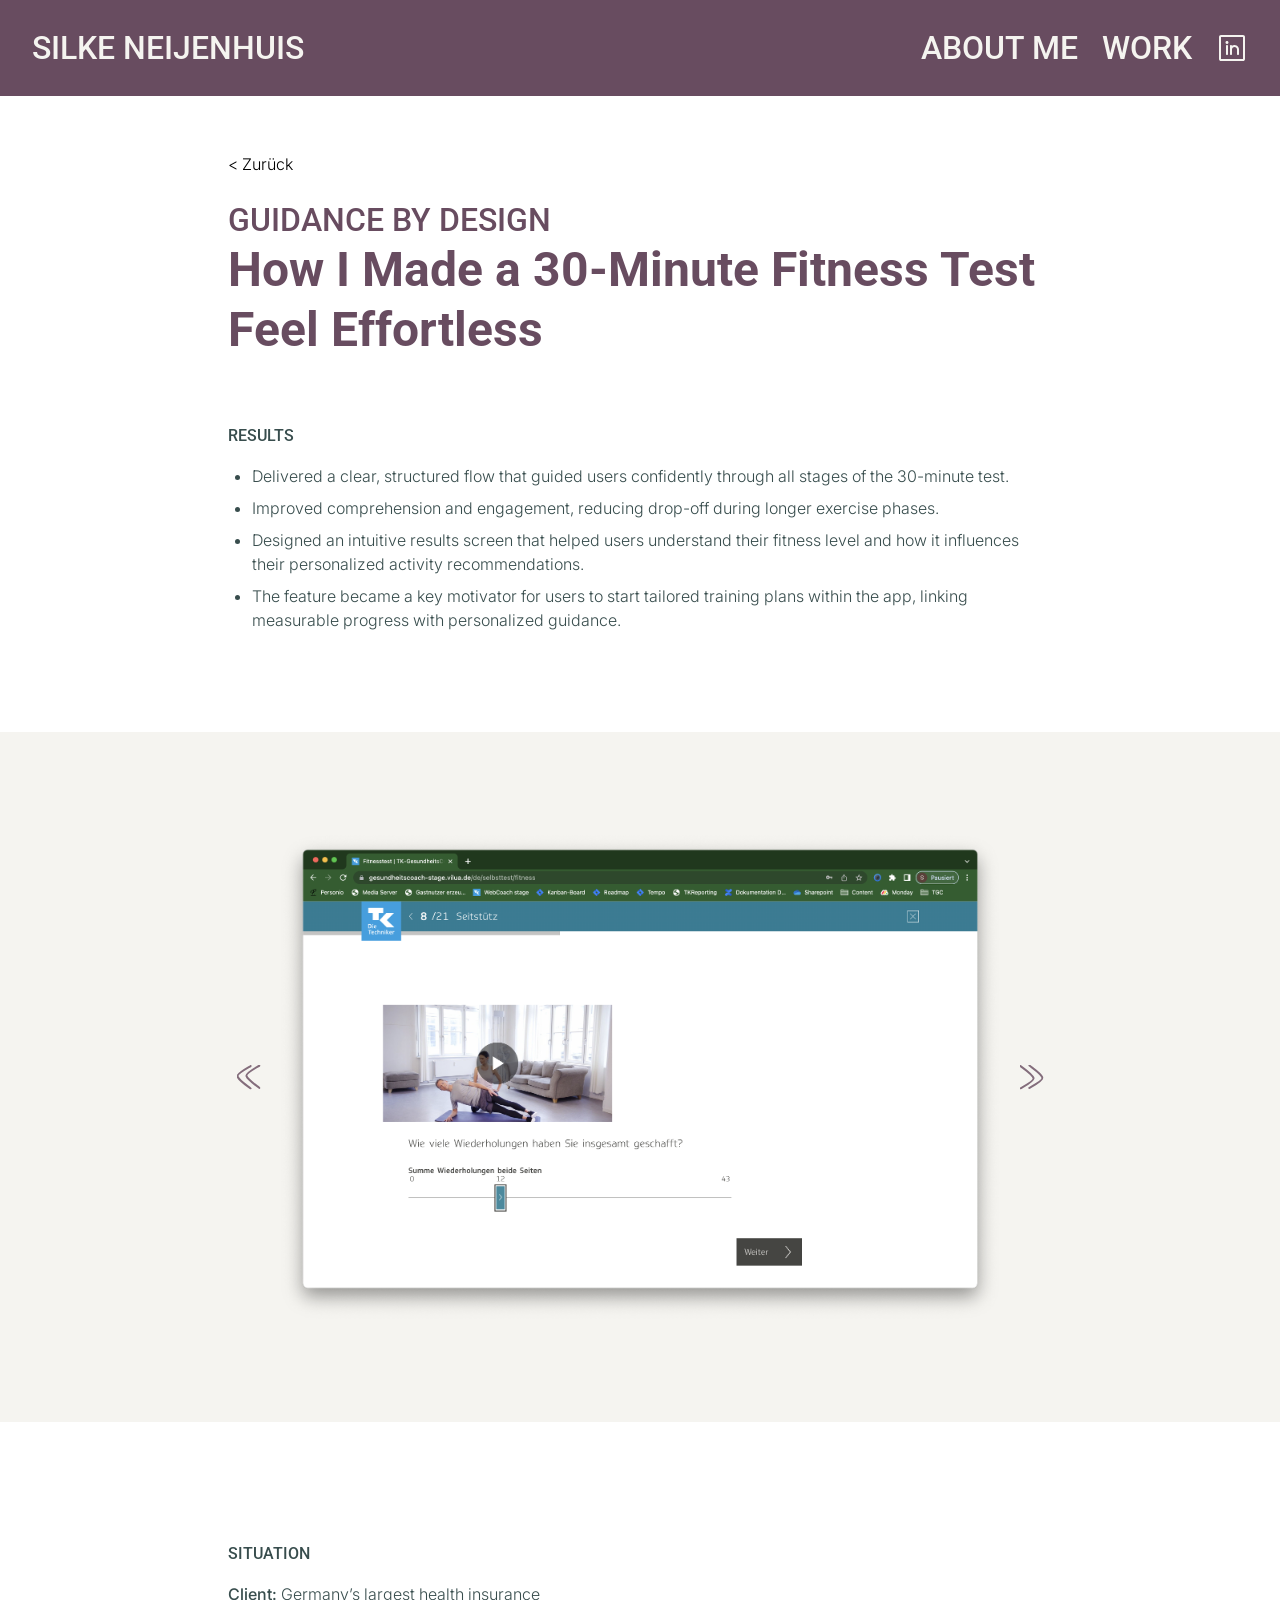
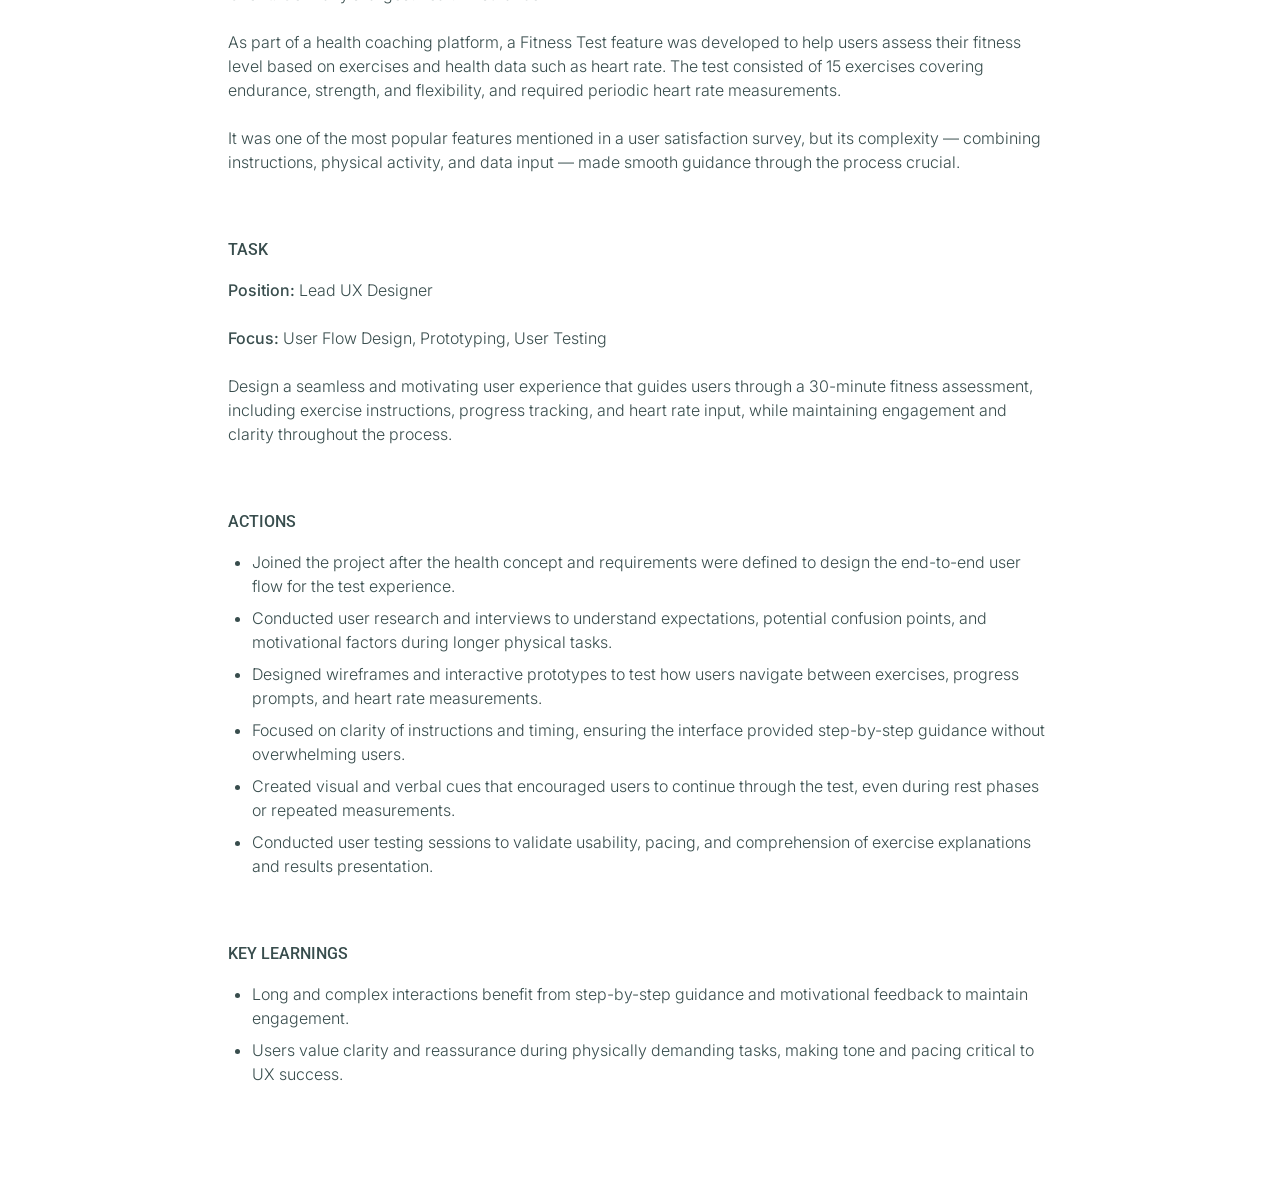
<file: case-study-fitness-test.html>
<!doctype html>
<html lang="en">
<head>
<meta charset="utf-8">
<meta name="viewport" content="width=device-width, initial-scale=1">
<title>Case study: Fitness test – Silke Neijenhuis</title>
<meta name="description" content="How I designed a guided 30-minute fitness test.">
<link rel="icon" href="assets/aa0f1eec42046447a54ed66925cf27b85f1cad58.png">
<link rel="preconnect" href="https://fonts.googleapis.com">
<link rel="preconnect" href="https://fonts.gstatic.com" crossorigin>
<link rel="stylesheet" href="https://fonts.googleapis.com/css2?family=Inter:wght@300;500&family=Roboto:wght@500;700&display=swap">
<link rel="stylesheet" href="style.css">
</head>
<body>
<header class="nav">
  <a class="brand" href="index.html">Silke Neijenhuis</a>
  <nav>
    <a href="aboutme.html">About me</a>
    <a href="work.html">Work</a>
    <a href="https://www.linkedin.com/in/silke-neijenhuis-a9348b58/" aria-label="LinkedIn" target="_blank" rel="noopener"><img src="assets/3cc3dc62abd82a7c7b388b4370d1fda8d149654a.svg" alt="" width="32" height="32"></a>
  </nav>
</header>
<main class="cs wrap-cs">
<a class="back" href="work.html">&lt; Zurück</a>
<p class="cs-kicker">Guidance by Design</p>
<h1 class="cs-title">How I Made a 30-Minute Fitness Test Feel Effortless</h1>
<section class="cs-sec"><h2 class="cs-h">Results</h2><ul><li>Delivered a clear, structured flow that guided users confidently through all stages of the 30-minute test.</li><li>Improved comprehension and engagement, reducing drop-off during longer exercise phases.</li><li>Designed an intuitive results screen that helped users understand their fitness level and how it influences their personalized activity recommendations.</li><li>The feature became a key motivator for users to start tailored training plans within the app, linking measurable progress with personalized guidance.</li></ul></section></div></main><div class="cs-band bg-light"><div class="wrap-cs"><div class="carousel wide" data-carousel>
  <button class="car-btn prev" aria-label="Previous"><img src="assets/8f88433237b285253166f39685fd685767fd90e5.svg" alt="" width="25" height="24"></button>
  <ul class="track"><li><img src="assets/62d24625c0540433a8b5e49033ec1ed4dc48f525.png" alt=""></li><li><img src="assets/6f826bc2a250a2d31ec08c5bb67469adcfd5a4b8.png" alt=""></li><li><img src="assets/5669d62ca02a99020d38849be3aa4305b0aefd14.png" alt=""></li><li><img src="assets/20ad1387a8f5b9eb1f9a451b65bd442c63e8f30a.png" alt=""></li></ul>
  <button class="car-btn next" aria-label="Next"><img src="assets/01a99f60822d0fed504564d5efb5d50b4b38e0fc.svg" alt="" width="25" height="24"></button>
</div></div></div><main class="cs wrap-cs">
<section class="cs-sec"><h2 class="cs-h">Situation</h2><p><strong>Client:</strong> Germany’s largest health insurance</p><p>As part of a health coaching platform, a Fitness Test feature was developed to help users assess their fitness level based on exercises and health data such as heart rate. The test consisted of 15 exercises covering endurance, strength, and flexibility, and required periodic heart rate measurements.</p><p>It was one of the most popular features mentioned in a user satisfaction survey, but its complexity — combining instructions, physical activity, and data input — made smooth guidance through the process crucial.</p></section><section class="cs-sec"><h2 class="cs-h">Task</h2><p><strong>Position:</strong> Lead UX Designer</p><p><strong>Focus:</strong> User Flow Design, Prototyping, User Testing</p><p>Design a seamless and motivating user experience that guides users through a 30-minute fitness assessment, including exercise instructions, progress tracking, and heart rate input, while maintaining engagement and clarity throughout the process.</p></section><section class="cs-sec"><h2 class="cs-h">Actions</h2><ul><li>Joined the project after the health concept and requirements were defined to design the end-to-end user flow for the test experience.</li><li>Conducted user research and interviews to understand expectations, potential confusion points, and motivational factors during longer physical tasks.</li><li>Designed wireframes and interactive prototypes to test how users navigate between exercises, progress prompts, and heart rate measurements.</li><li>Focused on clarity of instructions and timing, ensuring the interface provided step-by-step guidance without overwhelming users.</li><li>Created visual and verbal cues that encouraged users to continue through the test, even during rest phases or repeated measurements.</li><li>Conducted user testing sessions to validate usability, pacing, and comprehension of exercise explanations and results presentation.</li></ul></section><section class="cs-sec"><h2 class="cs-h">Key learnings</h2><ul><li>Long and complex interactions benefit from step-by-step guidance and motivational feedback to maintain engagement.</li><li>Users value clarity and reassurance during physically demanding tasks, making tone and pacing critical to UX success.</li></ul></section>
</main>
<script src="main.js"></script>
</body>
</html>
</file>
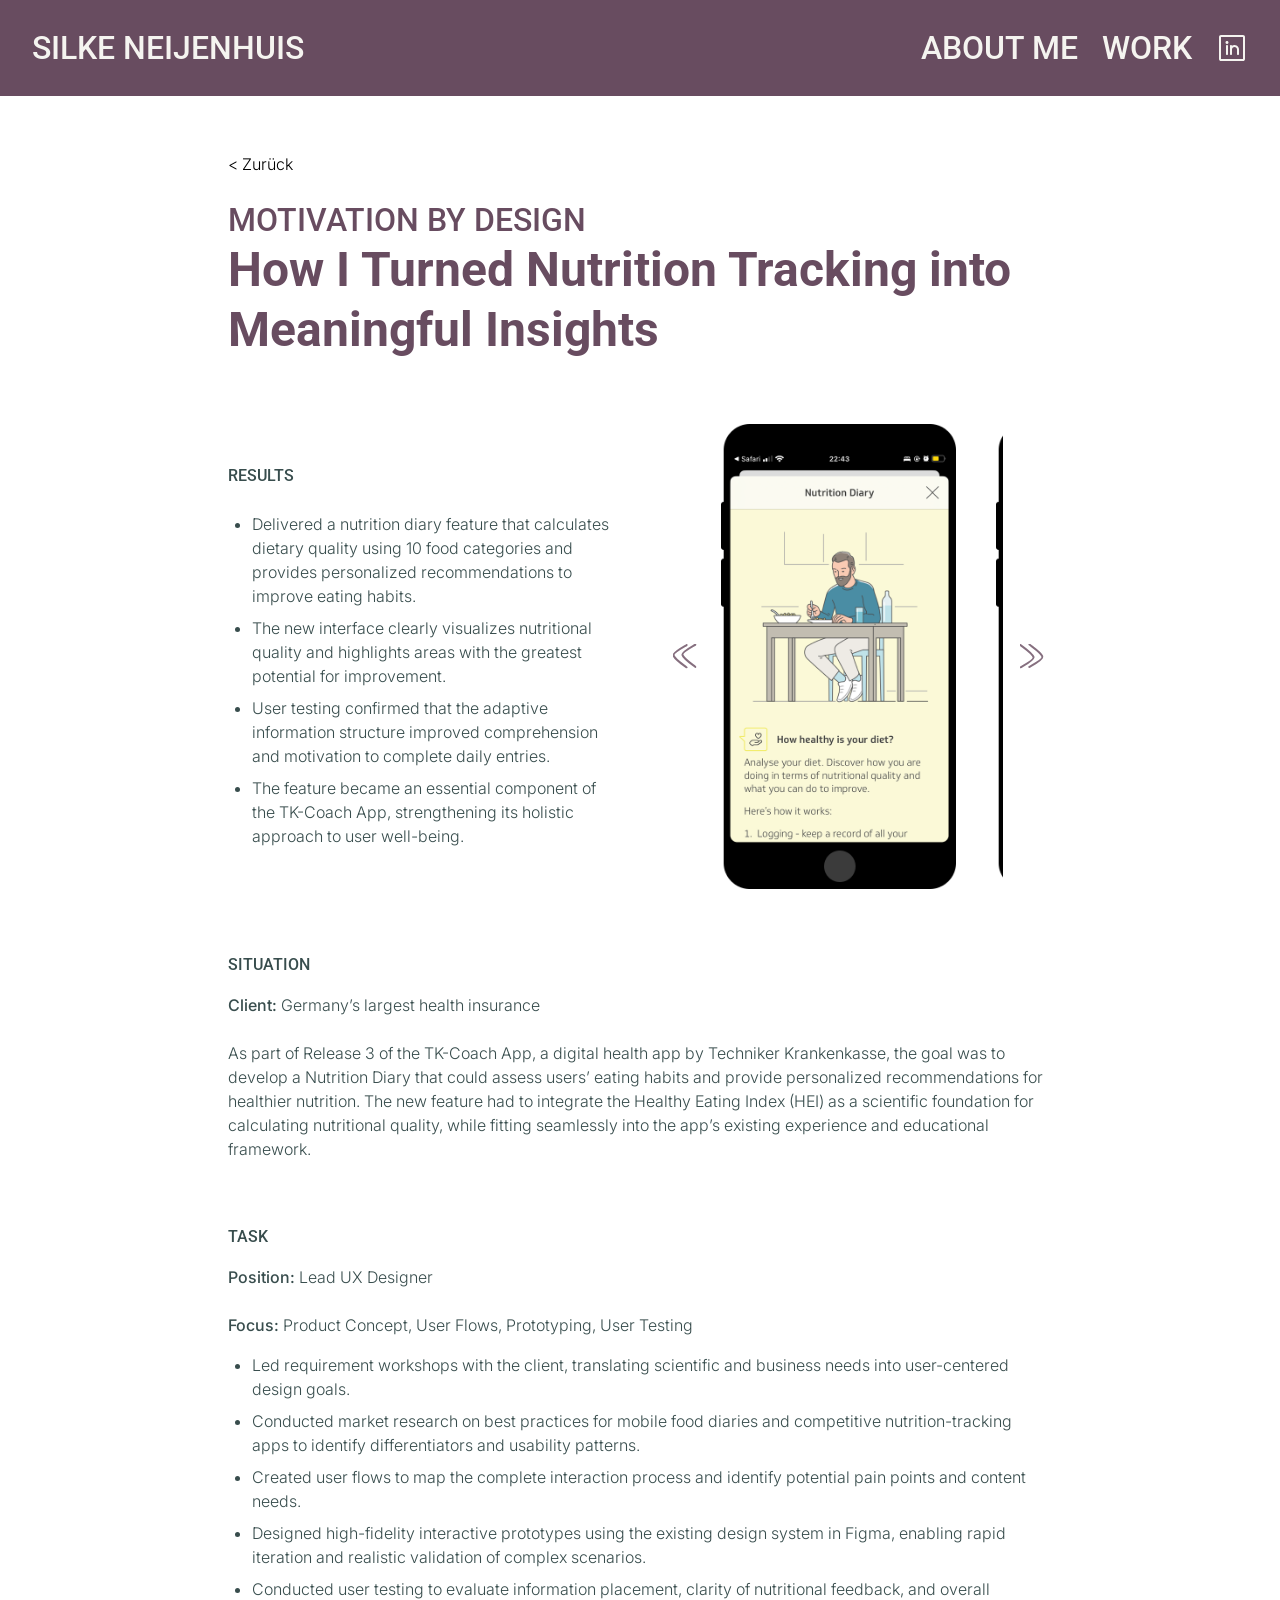
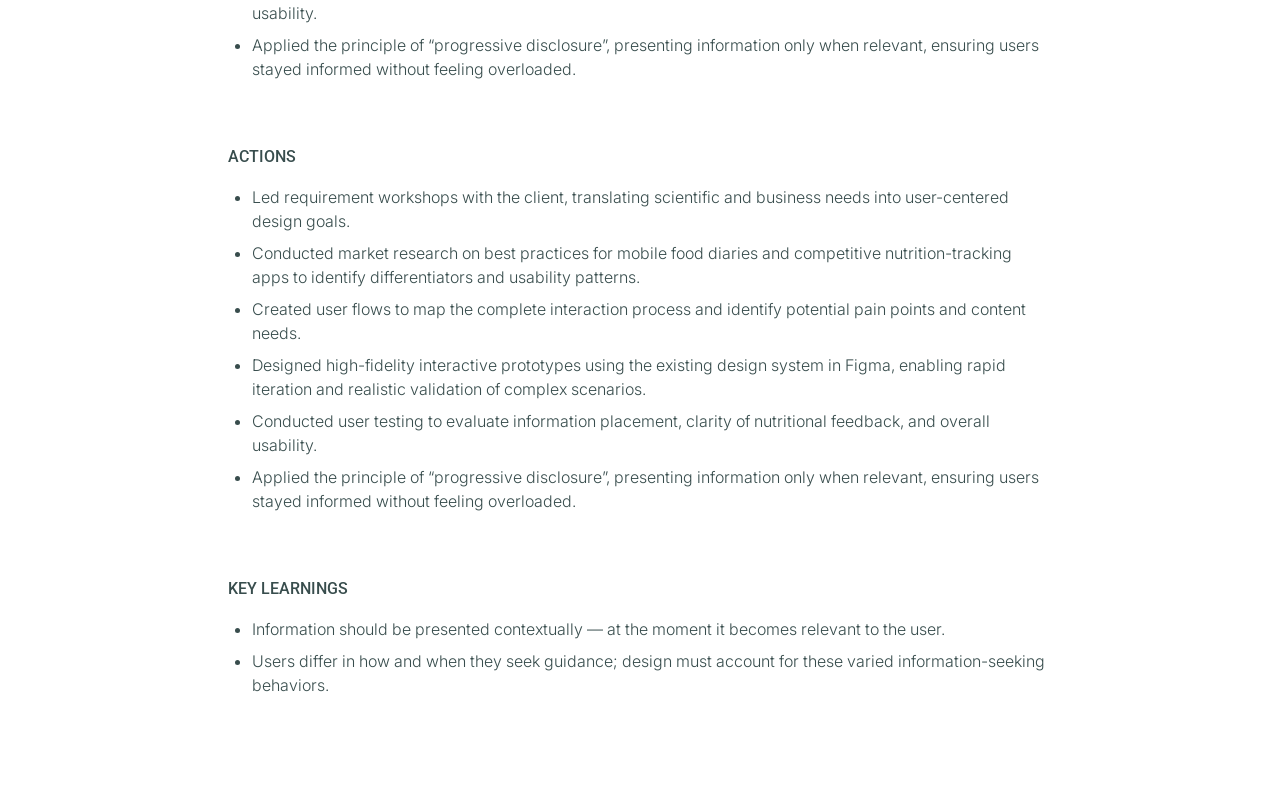
<file: case-study-nutrition-tracking.html>
<!doctype html>
<html lang="en">
<head>
<meta charset="utf-8">
<meta name="viewport" content="width=device-width, initial-scale=1">
<title>Case study: Nutrition tracking – Silke Neijenhuis</title>
<meta name="description" content="How I designed a nutrition diary based on the Healthy Eating Index.">
<link rel="icon" href="assets/aa0f1eec42046447a54ed66925cf27b85f1cad58.png">
<link rel="preconnect" href="https://fonts.googleapis.com">
<link rel="preconnect" href="https://fonts.gstatic.com" crossorigin>
<link rel="stylesheet" href="https://fonts.googleapis.com/css2?family=Inter:wght@300;500&family=Roboto:wght@500;700&display=swap">
<link rel="stylesheet" href="style.css">
</head>
<body>
<header class="nav">
  <a class="brand" href="index.html">Silke Neijenhuis</a>
  <nav>
    <a href="aboutme.html">About me</a>
    <a href="work.html">Work</a>
    <a href="https://www.linkedin.com/in/silke-neijenhuis-a9348b58/" aria-label="LinkedIn" target="_blank" rel="noopener"><img src="assets/3cc3dc62abd82a7c7b388b4370d1fda8d149654a.svg" alt="" width="32" height="32"></a>
  </nav>
</header>
<main class="cs wrap-cs">
<a class="back" href="work.html">&lt; Zurück</a>
<p class="cs-kicker">Motivation by Design</p>
<h1 class="cs-title">How I Turned Nutrition Tracking into Meaningful Insights</h1>
<div class="results-split">
  <div class="results"><h2 class="cs-h">Results</h2><ul><li>Delivered a nutrition diary feature that calculates dietary quality using 10 food categories and provides personalized recommendations to improve eating habits.</li><li>The new interface clearly visualizes nutritional quality and highlights areas with the greatest potential for improvement.</li><li>User testing confirmed that the adaptive information structure improved comprehension and motivation to complete daily entries.</li><li>The feature became an essential component of the TK-Coach App, strengthening its holistic approach to user well-being.</li></ul></div>
  <div class="carousel phones" data-carousel>
  <button class="car-btn prev" aria-label="Previous"><img src="assets/8f88433237b285253166f39685fd685767fd90e5.svg" alt="" width="25" height="24"></button>
  <ul class="track"><li><img src="assets/0b53430a196b6a8cd3f1b482a729017bb54210a3.png" alt=""></li><li><img src="assets/ec24efc712d5b41de722f9cb5c5ff51a01797020.png" alt=""></li><li><img src="assets/6e4beaf7cc1ce242e49070a26e449d1076bb4696.png" alt=""></li><li><img src="assets/e9ca6a4d75dbab444e350d1389bac8267bb84560.png" alt=""></li><li><img src="assets/d29fa407022a74c74c28cd983a4b096b9359f44c.png" alt=""></li><li><img src="assets/58d82e532162998d6051efc866dae18a04384cf2.png" alt=""></li></ul>
  <button class="car-btn next" aria-label="Next"><img src="assets/01a99f60822d0fed504564d5efb5d50b4b38e0fc.svg" alt="" width="25" height="24"></button>
</div>
</div>
<section class="cs-sec"><h2 class="cs-h">Situation</h2><p><strong>Client:</strong> Germany’s largest health insurance</p><p>As part of Release 3 of the TK-Coach App, a digital health app by Techniker Krankenkasse, the goal was to develop a Nutrition Diary that could assess users’ eating habits and provide personalized recommendations for healthier nutrition. The new feature had to integrate the Healthy Eating Index (HEI) as a scientific foundation for calculating nutritional quality, while fitting seamlessly into the app’s existing experience and educational framework.</p></section><section class="cs-sec"><h2 class="cs-h">Task</h2><p><strong>Position:</strong> Lead UX Designer</p><p><strong>Focus:</strong> Product Concept, User Flows, Prototyping, User Testing</p><ul><li>Led requirement workshops with the client, translating scientific and business needs into user-centered design goals.</li><li>Conducted market research on best practices for mobile food diaries and competitive nutrition-tracking apps to identify differentiators and usability patterns.</li><li>Created user flows to map the complete interaction process and identify potential pain points and content needs.</li><li>Designed high-fidelity interactive prototypes using the existing design system in Figma, enabling rapid iteration and realistic validation of complex scenarios.</li><li>Conducted user testing to evaluate information placement, clarity of nutritional feedback, and overall usability.</li><li>Applied the principle of “progressive disclosure”, presenting information only when relevant, ensuring users stayed informed without feeling overloaded.</li></ul></section><section class="cs-sec"><h2 class="cs-h">Actions</h2><ul><li>Led requirement workshops with the client, translating scientific and business needs into user-centered design goals.</li><li>Conducted market research on best practices for mobile food diaries and competitive nutrition-tracking apps to identify differentiators and usability patterns.</li><li>Created user flows to map the complete interaction process and identify potential pain points and content needs.</li><li>Designed high-fidelity interactive prototypes using the existing design system in Figma, enabling rapid iteration and realistic validation of complex scenarios.</li><li>Conducted user testing to evaluate information placement, clarity of nutritional feedback, and overall usability.</li><li>Applied the principle of “progressive disclosure”, presenting information only when relevant, ensuring users stayed informed without feeling overloaded.</li></ul></section><section class="cs-sec"><h2 class="cs-h">Key learnings</h2><ul><li>Information should be presented contextually — at the moment it becomes relevant to the user.</li><li>Users differ in how and when they seek guidance; design must account for these varied information-seeking behaviors.</li></ul></section>
</main>
<script src="main.js"></script>
</body>
</html>
</file>
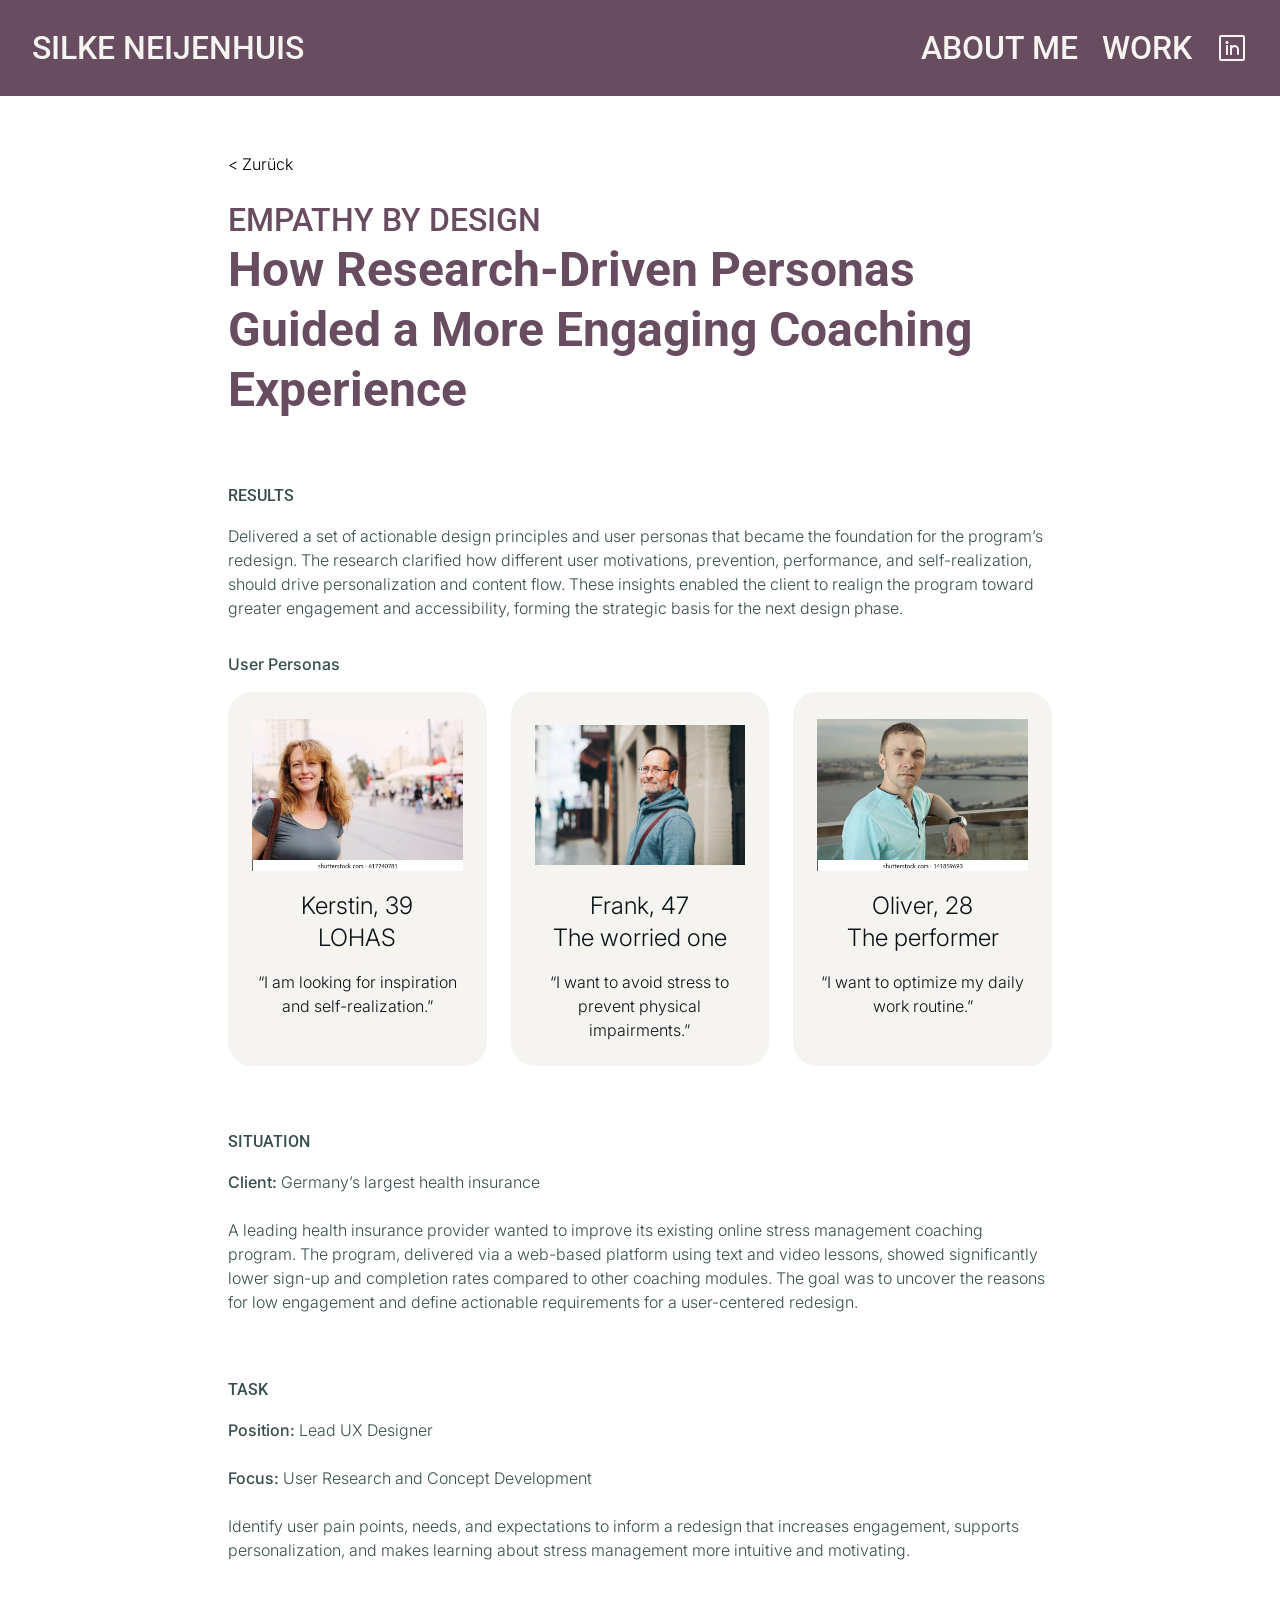
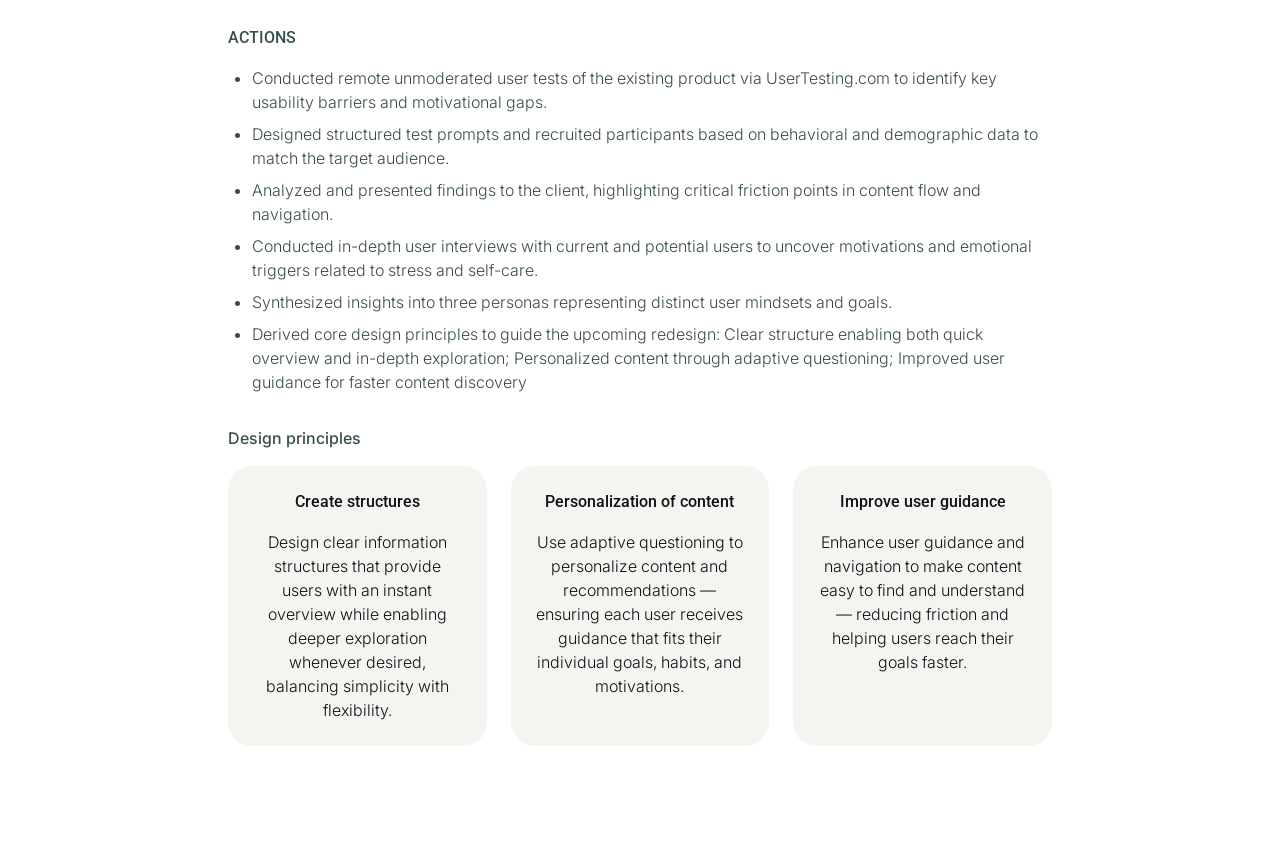
<file: case-study-user-research.html>
<!doctype html>
<html lang="en">
<head>
<meta charset="utf-8">
<meta name="viewport" content="width=device-width, initial-scale=1">
<title>Case study: User research – Silke Neijenhuis</title>
<meta name="description" content="Research-driven personas and design principles for a stress coaching program.">
<link rel="icon" href="assets/aa0f1eec42046447a54ed66925cf27b85f1cad58.png">
<link rel="preconnect" href="https://fonts.googleapis.com">
<link rel="preconnect" href="https://fonts.gstatic.com" crossorigin>
<link rel="stylesheet" href="https://fonts.googleapis.com/css2?family=Inter:wght@300;500&family=Roboto:wght@500;700&display=swap">
<link rel="stylesheet" href="style.css">
</head>
<body>
<header class="nav">
  <a class="brand" href="index.html">Silke Neijenhuis</a>
  <nav>
    <a href="aboutme.html">About me</a>
    <a href="work.html">Work</a>
    <a href="https://www.linkedin.com/in/silke-neijenhuis-a9348b58/" aria-label="LinkedIn" target="_blank" rel="noopener"><img src="assets/3cc3dc62abd82a7c7b388b4370d1fda8d149654a.svg" alt="" width="32" height="32"></a>
  </nav>
</header>
<main class="cs wrap-cs">
<a class="back" href="work.html">&lt; Zurück</a>
<p class="cs-kicker">Empathy by Design</p>
<h1 class="cs-title">How Research-Driven Personas Guided a More Engaging Coaching Experience</h1>
<section class="cs-sec"><h2 class="cs-h">Results</h2><p>Delivered a set of actionable design principles and user personas that became the foundation for the program’s redesign. The research clarified how different user motivations, prevention, performance, and self-realization, should drive personalization and content flow. These insights enabled the client to realign the program toward greater engagement and accessibility, forming the strategic basis for the next design phase.</p><h3 class="cs-sub">User Personas</h3><div class="personas"><div class="persona"><img src="assets/676816c1f1fa82b06c47051dddcf7248e818a362.png" alt=""><h3>Kerstin, 39</h3><p class="tag">LOHAS</p><p class="quote">“I am looking for inspiration and self-realization.”</p></div><div class="persona"><img src="assets/2282894076ba04923f340e56f81a00a85fbfbd89.png" alt=""><h3>Frank, 47</h3><p class="tag">The worried one</p><p class="quote">“I want to avoid stress to prevent physical impairments.”</p></div><div class="persona"><img src="assets/30337f7fb4af7c7555cfba4ad96d10f4dde2b6a5.png" alt=""><h3>Oliver, 28</h3><p class="tag">The performer</p><p class="quote">“I want to optimize my daily work routine.”</p></div></div></section>
<section class="cs-sec"><h2 class="cs-h">Situation</h2><p><strong>Client:</strong> Germany’s largest health insurance</p><p>A leading health insurance provider wanted to improve its existing online stress management coaching program. The program, delivered via a web-based platform using text and video lessons, showed significantly lower sign-up and completion rates compared to other coaching modules. The goal was to uncover the reasons for low engagement and define actionable requirements for a user-centered redesign.</p></section><section class="cs-sec"><h2 class="cs-h">Task</h2><p><strong>Position:</strong> Lead UX Designer</p><p><strong>Focus:</strong> User Research and Concept Development</p><p>Identify user pain points, needs, and expectations to inform a redesign that increases engagement, supports personalization, and makes learning about stress management more intuitive and motivating.</p></section><section class="cs-sec"><h2 class="cs-h">Actions</h2><ul><li>Conducted remote unmoderated user tests of the existing product via UserTesting.com to identify key usability barriers and motivational gaps.</li><li>Designed structured test prompts and recruited participants based on behavioral and demographic data to match the target audience.</li><li>Analyzed and presented findings to the client, highlighting critical friction points in content flow and navigation.</li><li>Conducted in-depth user interviews with current and potential users to uncover motivations and emotional triggers related to stress and self-care.</li><li>Synthesized insights into three personas representing distinct user mindsets and goals.</li><li>Derived core design principles to guide the upcoming redesign: Clear structure enabling both quick overview and in-depth exploration; Personalized content through adaptive questioning; Improved user guidance for faster content discovery</li></ul><h3 class="cs-sub">Design principles</h3><div class="principles"><div class="principle"><h3>Create structures</h3><p>Design clear information structures that provide users with an instant overview while enabling deeper exploration whenever desired, balancing simplicity with flexibility.</p></div><div class="principle"><h3>Personalization of content</h3><p>Use adaptive questioning to personalize content and recommendations — ensuring each user receives guidance that fits their individual goals, habits, and motivations.</p></div><div class="principle"><h3>Improve user guidance</h3><p>Enhance user guidance and navigation to make content easy to find and understand — reducing friction and helping users reach their goals faster.</p></div></div></section>
</main>
<script src="main.js"></script>
</body>
</html>
</file>
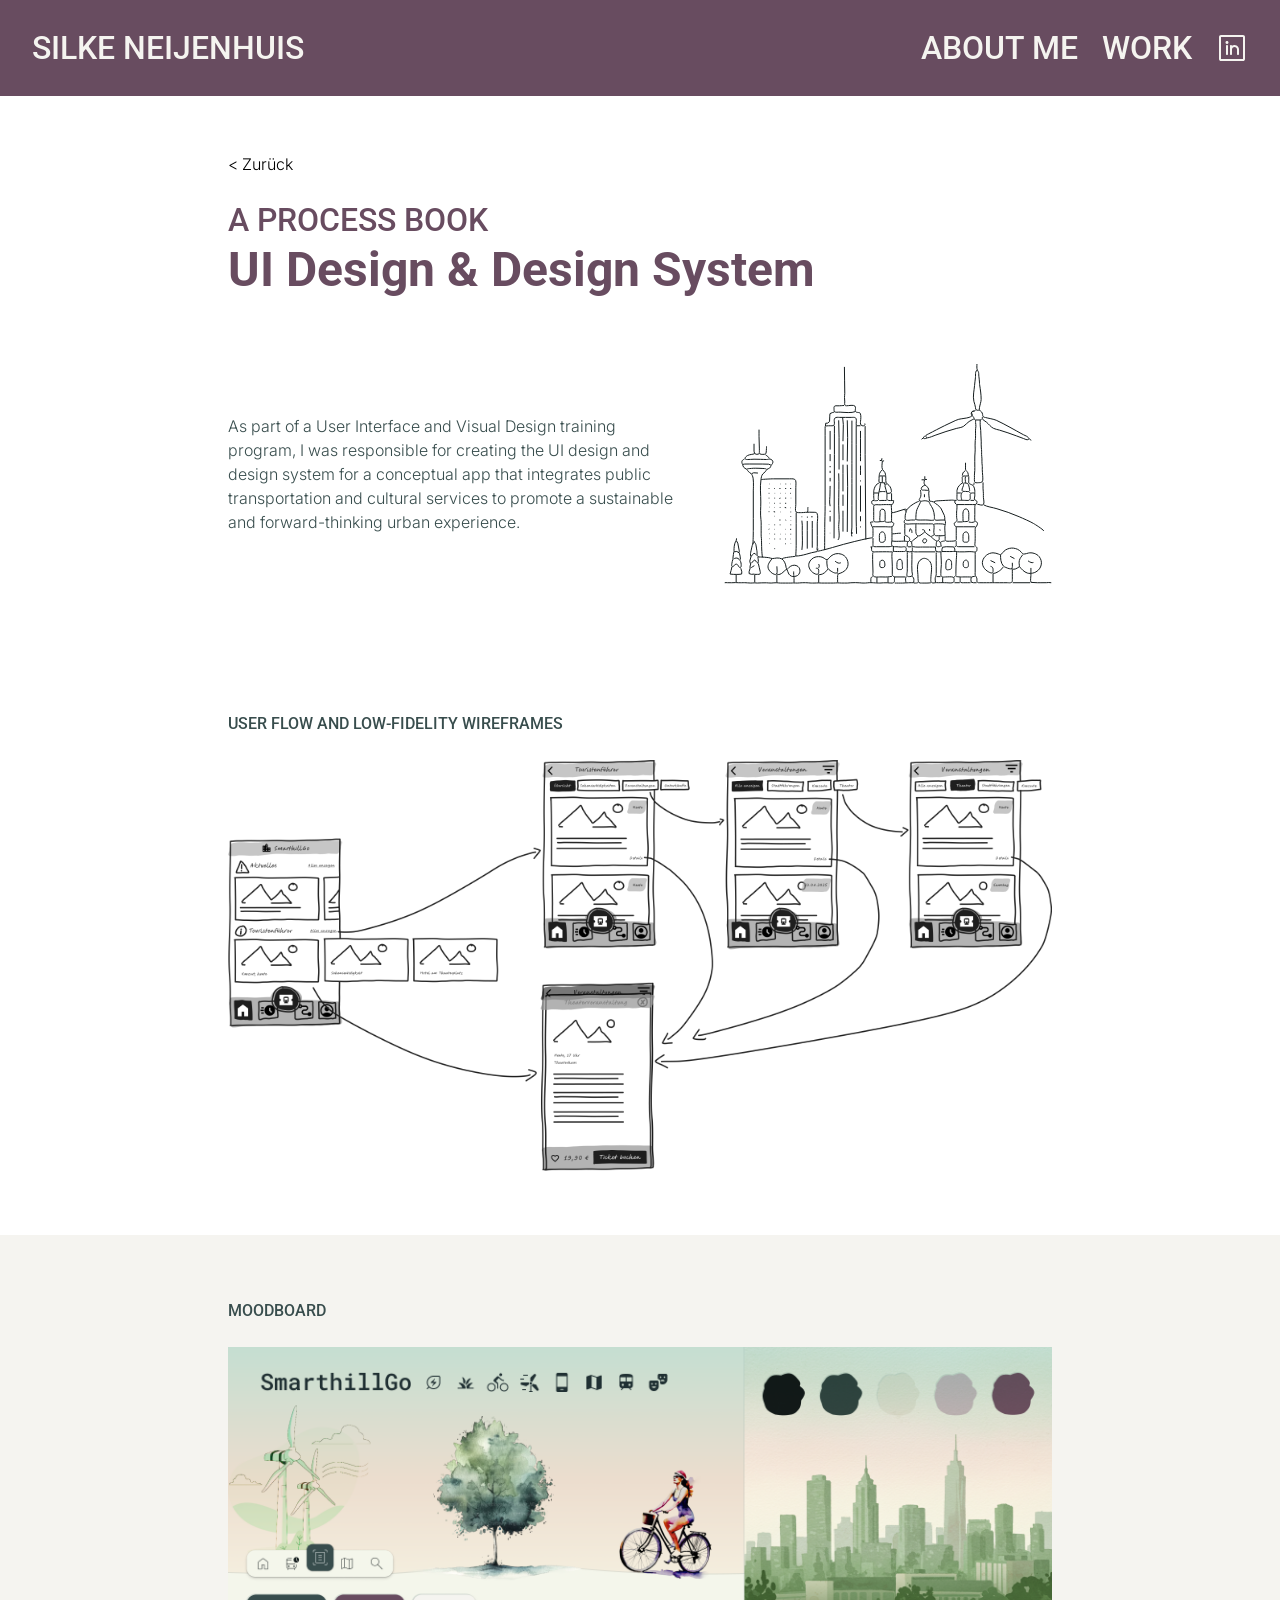
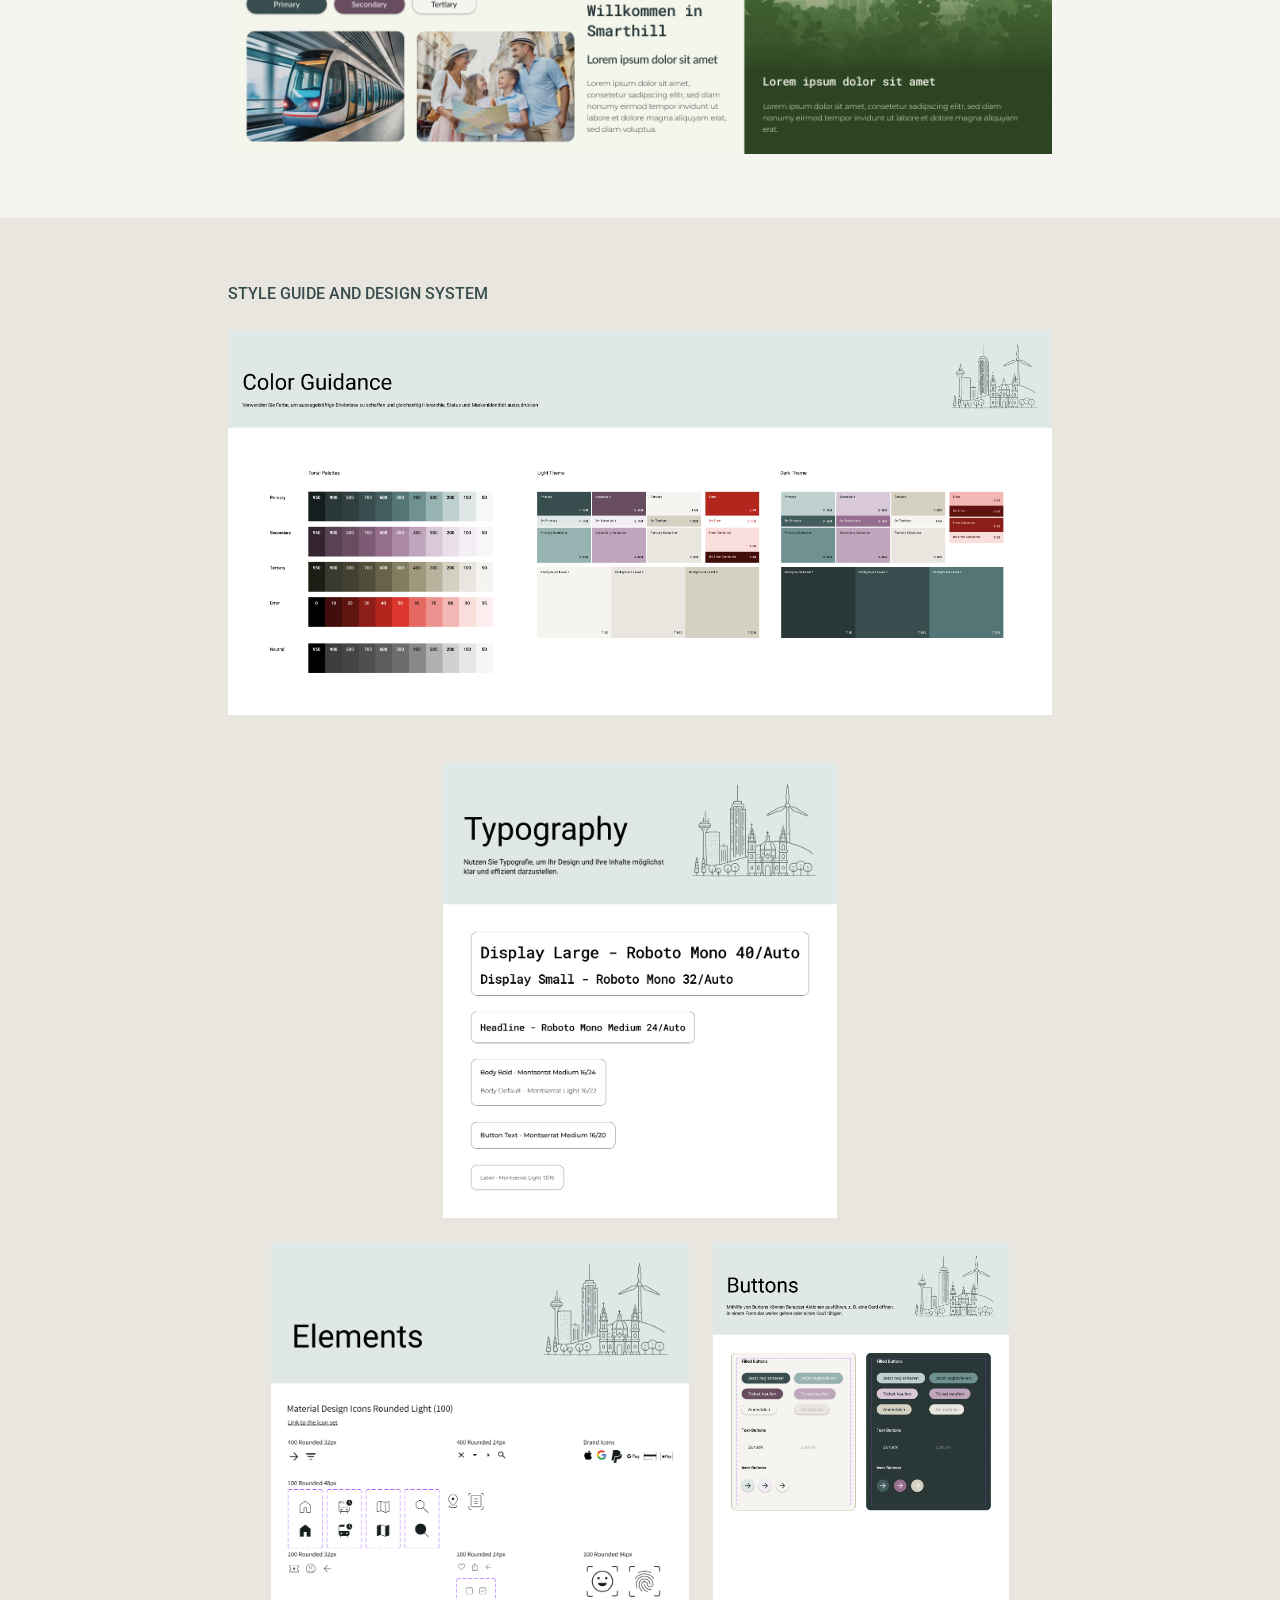
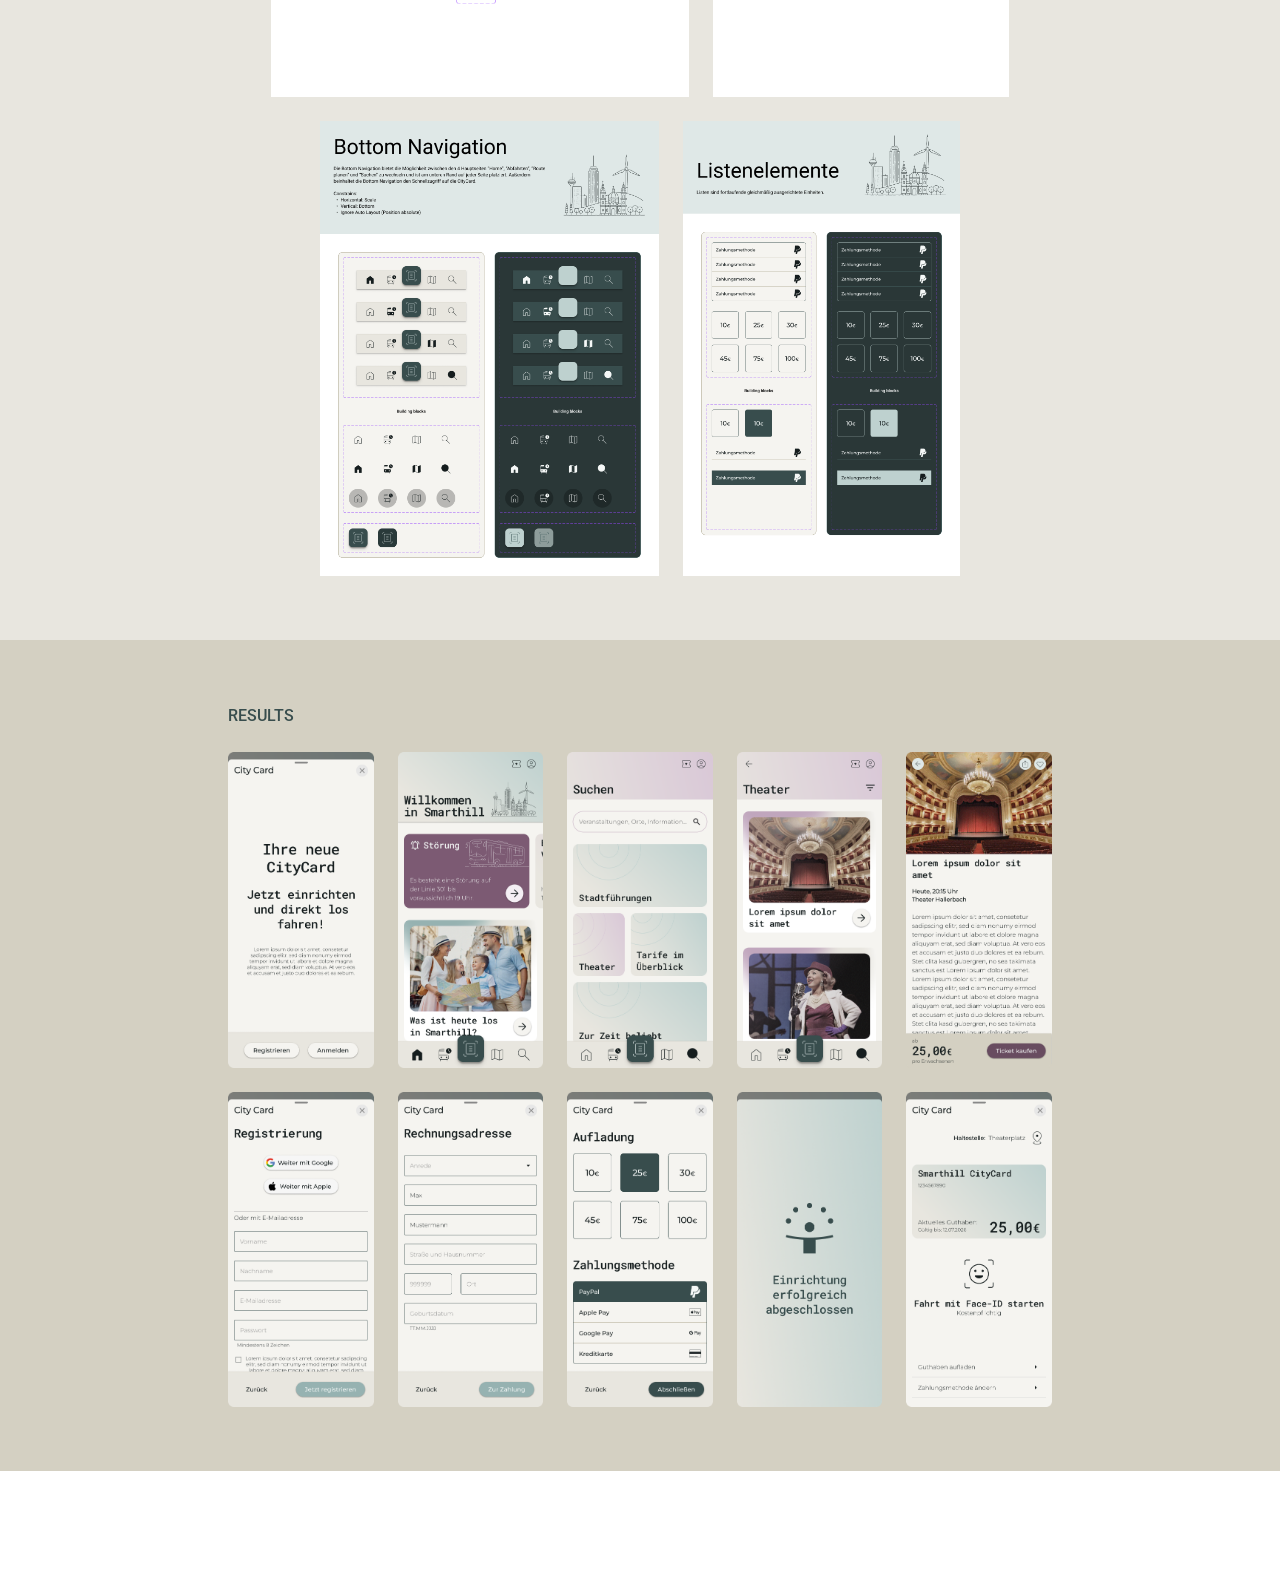
<file: processbook-ui-visual-design.html>
<!doctype html>
<html lang="en">
<head>
<meta charset="utf-8">
<meta name="viewport" content="width=device-width, initial-scale=1">
<title>Process book: UI design – Silke Neijenhuis</title>
<meta name="description" content="UI design and design system process book.">
<link rel="icon" href="assets/aa0f1eec42046447a54ed66925cf27b85f1cad58.png">
<link rel="preconnect" href="https://fonts.googleapis.com">
<link rel="preconnect" href="https://fonts.gstatic.com" crossorigin>
<link rel="stylesheet" href="https://fonts.googleapis.com/css2?family=Inter:wght@300;500&family=Roboto:wght@500;700&display=swap">
<link rel="stylesheet" href="style.css">
</head>
<body>
<header class="nav">
  <a class="brand" href="index.html">Silke Neijenhuis</a>
  <nav>
    <a href="aboutme.html">About me</a>
    <a href="work.html">Work</a>
    <a href="https://www.linkedin.com/in/silke-neijenhuis-a9348b58/" aria-label="LinkedIn" target="_blank" rel="noopener"><img src="assets/3cc3dc62abd82a7c7b388b4370d1fda8d149654a.svg" alt="" width="32" height="32"></a>
  </nav>
</header>
<main class="cs">
<div class="wrap-cs">
<a class="back" href="work.html">&lt; Zurück</a>
<p class="cs-kicker">A Process Book</p>
<h1 class="cs-title">UI Design &amp; Design System</h1>
<div class="pb-intro"><p>As part of a User Interface and Visual Design training program, I was responsible for creating the UI design and design system for a conceptual app that integrates public transportation and cultural services to promote a sustainable and forward-thinking urban experience.</p><img src="assets/6597c83611570c8185e34cb3de3706cd5e6e3d82.svg" alt=""></div>
</div>
<section class="pb "><div class="wrap-cs"><h2 class="cs-h">User Flow and Low-fidelity Wireframes</h2><img src="assets/f070210ff887121044dc042cfde9940631f2abee.png" alt="User Flow and Low-fidelity Wireframes"></div></section>
<section class="pb bg-light"><div class="wrap-cs"><h2 class="cs-h">Moodboard</h2><img src="assets/9603c597958219737c30f558aa16304f4a52a938.png" alt="Moodboard"></div></section>
<section class="pb bg-sand"><div class="wrap-cs"><h2 class="cs-h">Style Guide and Design System</h2>
<img src="assets/6a2b1f13aa91bed8f337f9100064754810d986c9.png" alt="Style guide"><div class="pb-grid"><img src="assets/86c4d1aac1f5fc28de3ecbf6e6d29999ff082e27.png" alt=""><img src="assets/67bbd8f44ef101ec054887c9a52001766d00cf99.png" alt=""><img src="assets/086f5b18836460bcb9e5c67cfc97a2e5598418bc.png" alt=""><img src="assets/c2ab37b5a11b92113e2d2825535c11d72a1d1e6e.png" alt=""><img src="assets/fae3e9c34cc310d15b9e2798ec02aac406ee2c6c.png" alt=""></div></div></section>
<section class="pb bg-tan"><div class="wrap-cs"><h2 class="cs-h">Results</h2><div class="pb-phones"><img src="assets/a4b608a1413455120bc6050c00a6d494902af281.png" alt=""><img src="assets/534ab906bb6c41c2a4081b018293b0701e28ecfd.png" alt=""><img src="assets/ade28cfa4bbcd57df08b0fa4e8fbaae1e9b44567.png" alt=""><img src="assets/4e331ea1570d9cf56305624ceea9a991aec4b564.png" alt=""><img src="assets/69ffc1fb4450ed9ad70307914d8e1ee6ac8ab4f7.png" alt=""><img src="assets/b37fdd5fbf67721a1aa32267ecb6dd9145c88e88.png" alt=""><img src="assets/e46192eee37bc6bdc4381daf865bfd67cf5b5c7d.png" alt=""><img src="assets/033dd975860b4571b4e96c8c37eb5ad08a715846.png" alt=""><img src="assets/31f1bfa59cd0652998b01b3620de83aea6340f9f.png" alt=""><img src="assets/d5080dfd1fd58a010596133197d329e8e8dc70e1.png" alt=""></div></div></section>
</main>
<script src="main.js"></script>
</body>
</html>
</file>
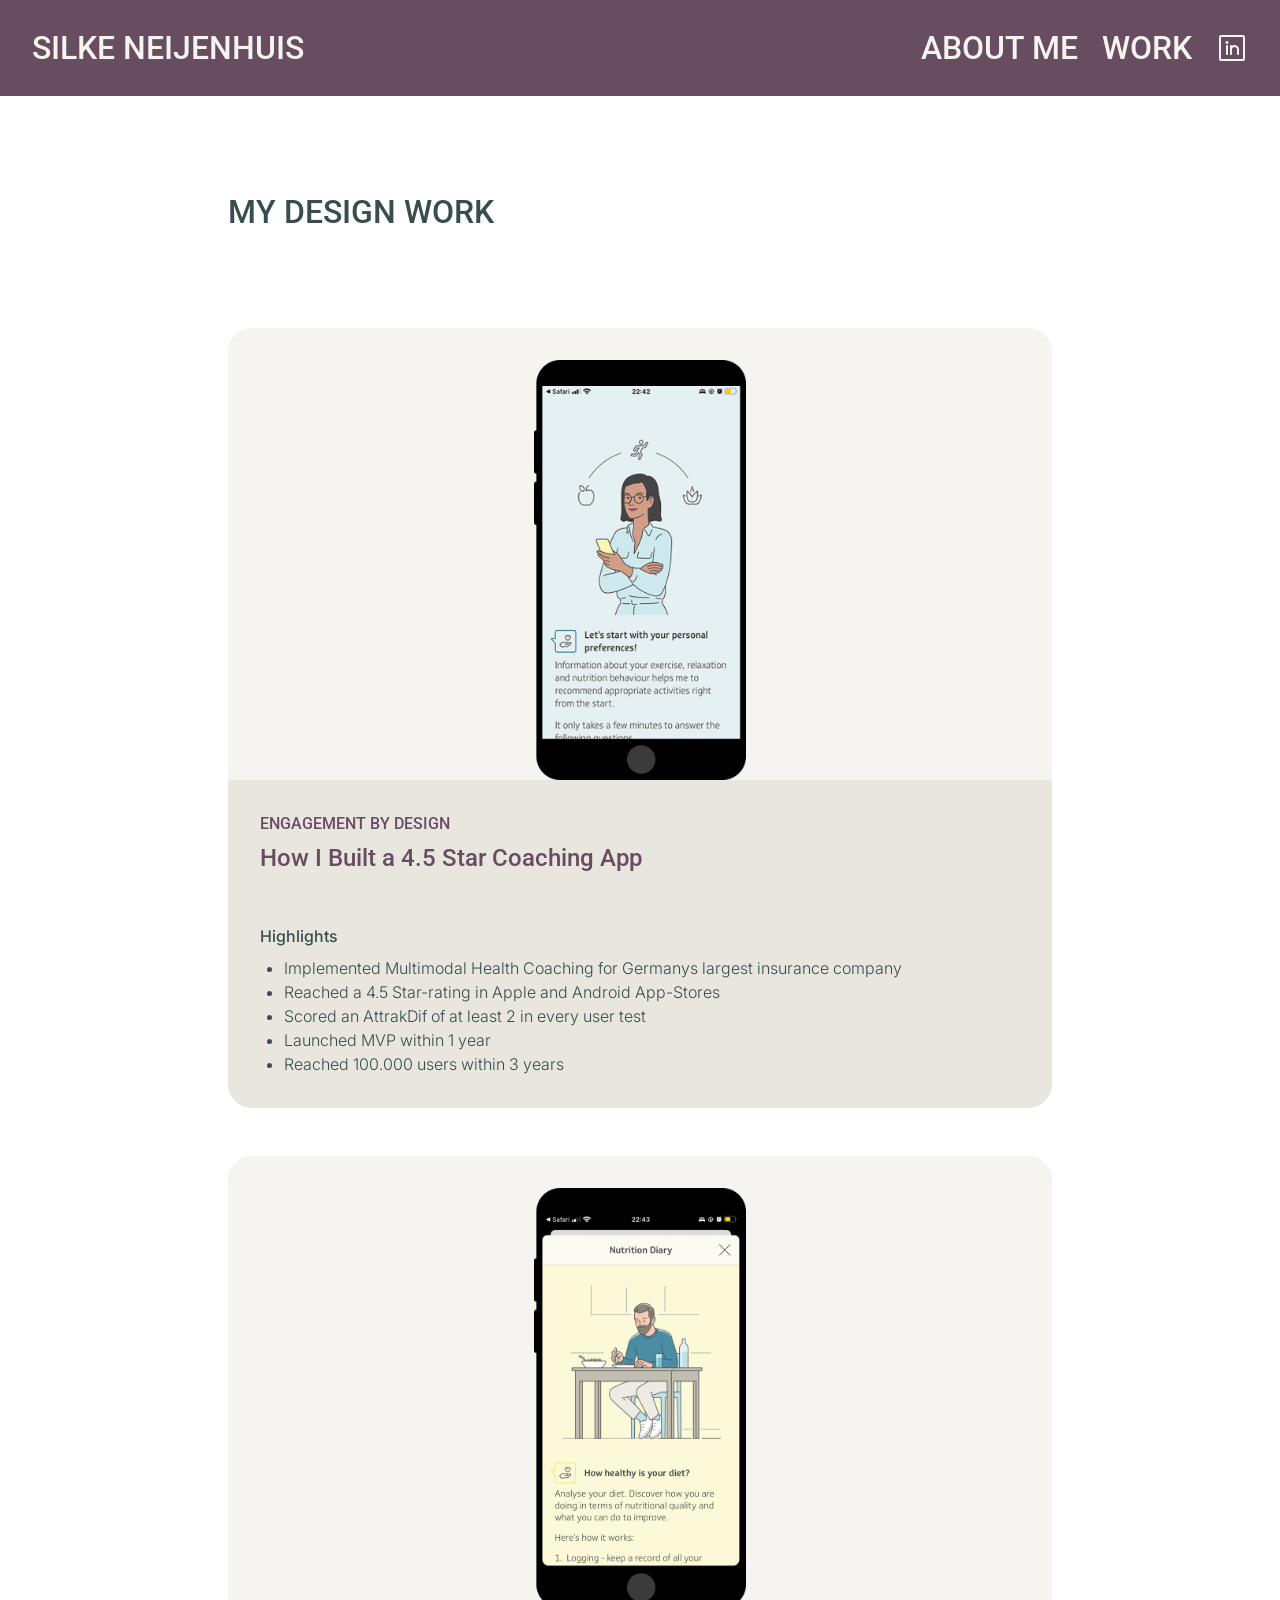
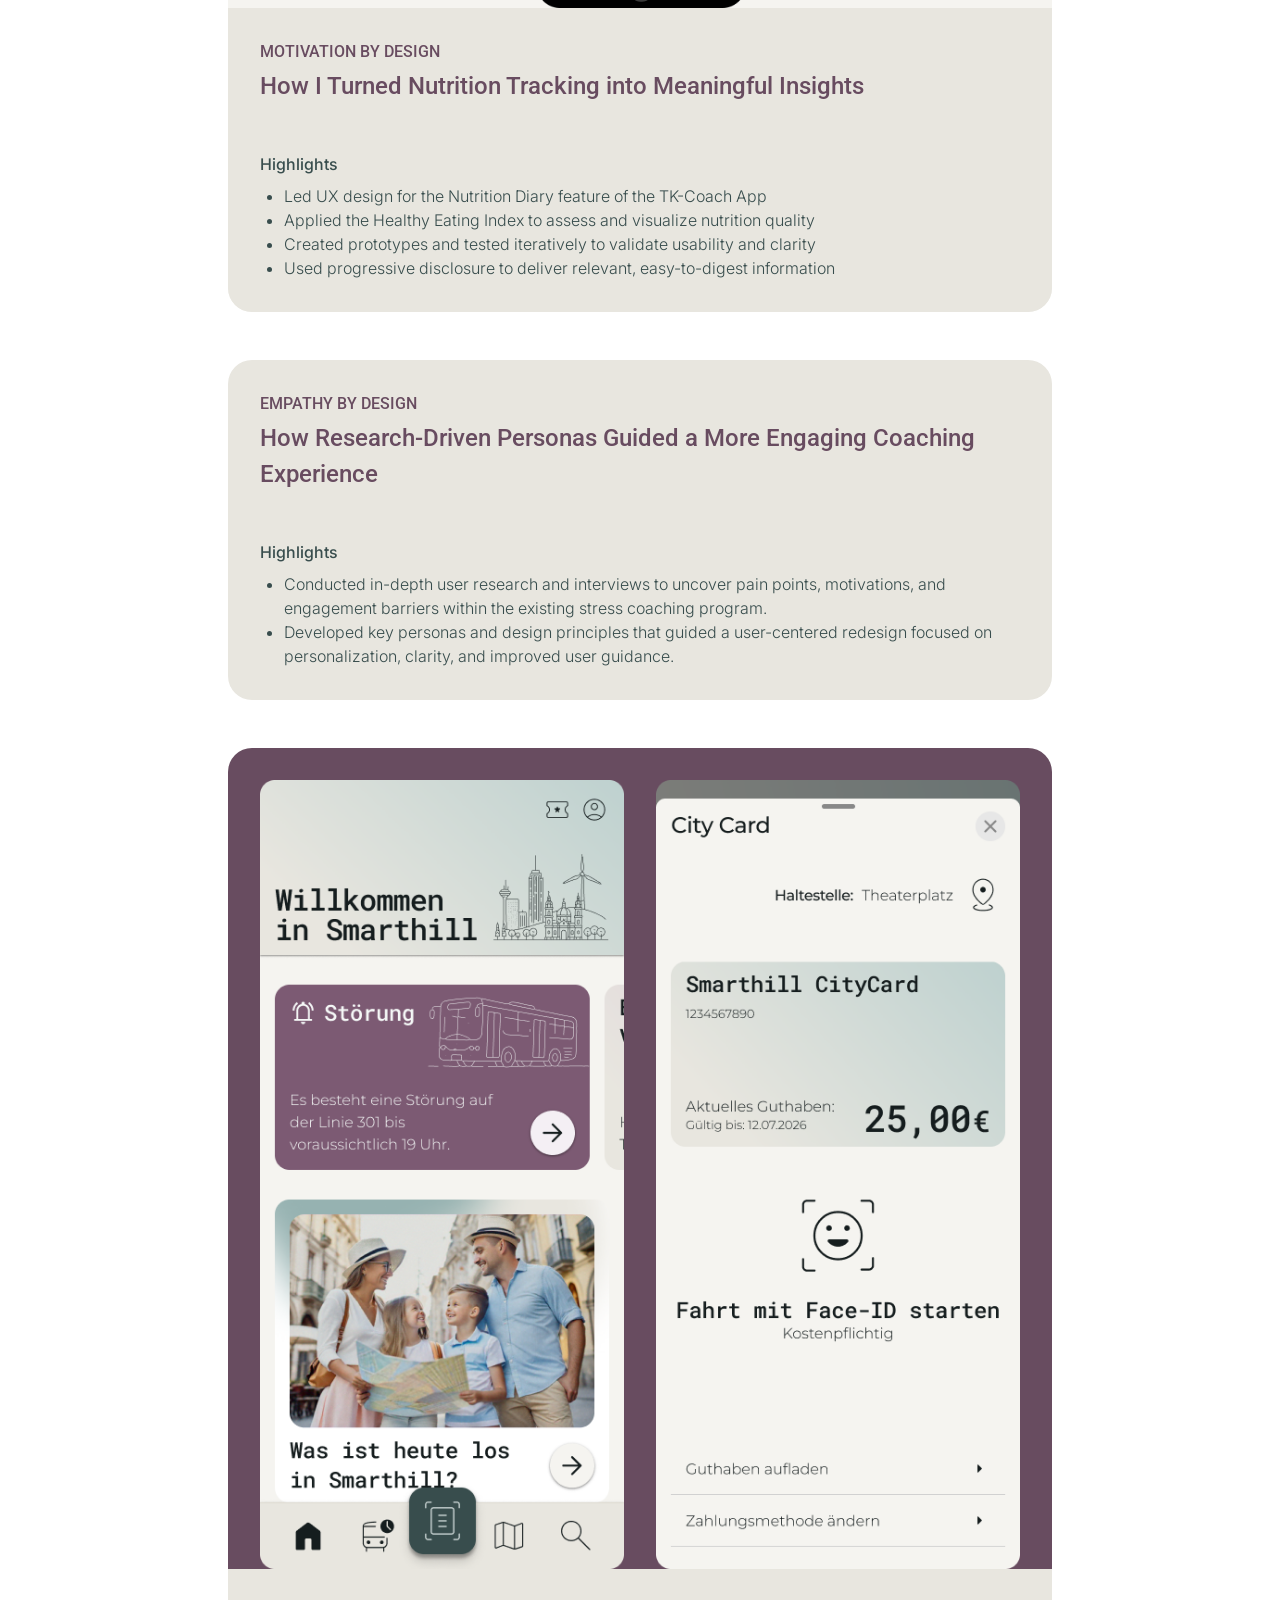
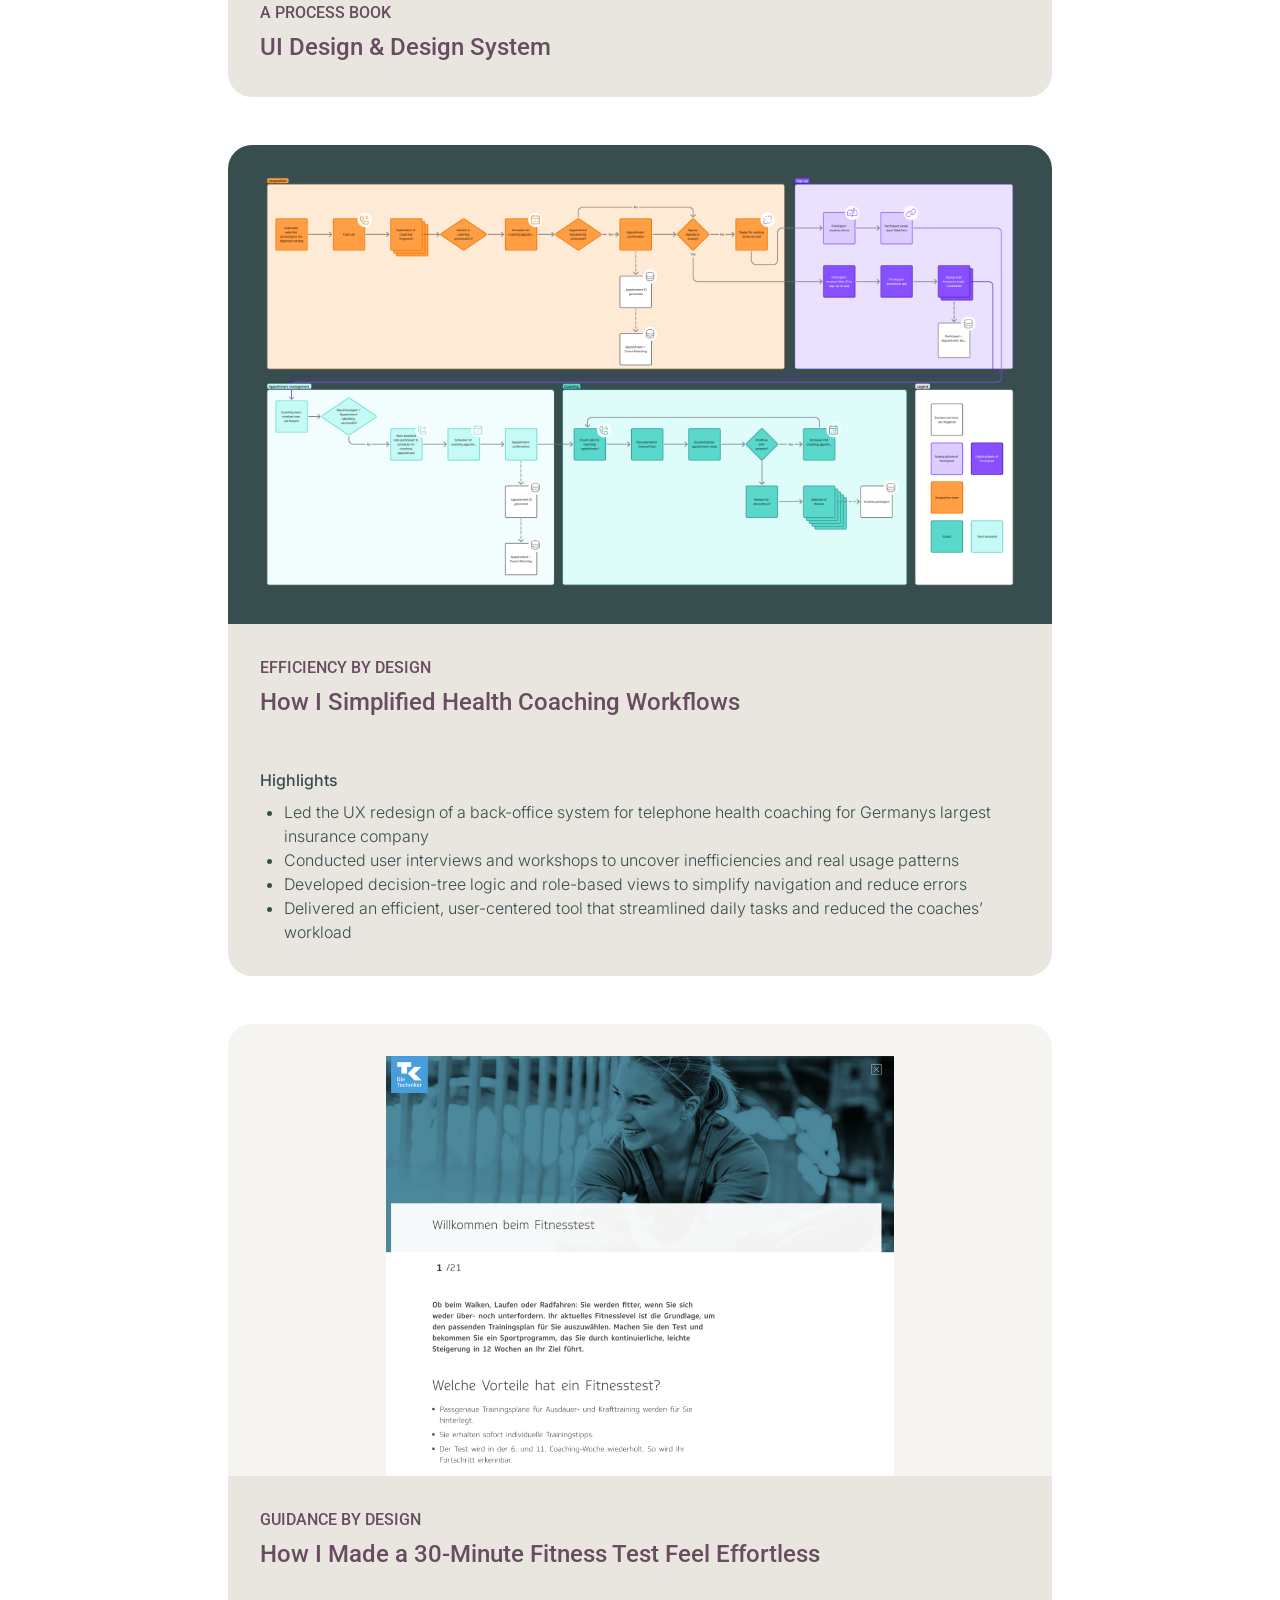
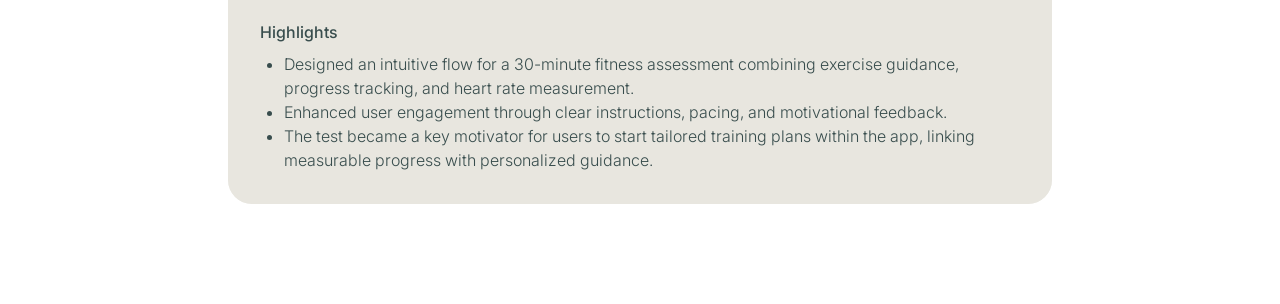
<file: work.html>
<!doctype html>
<html lang="en">
<head>
<meta charset="utf-8">
<meta name="viewport" content="width=device-width, initial-scale=1">
<title>Work – Silke Neijenhuis</title>
<meta name="description" content="Portfolio von Silke Neijenhuis, UX Product Designer.">
<link rel="icon" href="assets/aa0f1eec42046447a54ed66925cf27b85f1cad58.png">
<link rel="preconnect" href="https://fonts.googleapis.com">
<link rel="preconnect" href="https://fonts.gstatic.com" crossorigin>
<link rel="stylesheet" href="https://fonts.googleapis.com/css2?family=Inter:wght@300;500&family=Roboto:wght@500;700&display=swap">
<link rel="stylesheet" href="style.css">
</head>
<body>
<header class="nav">
  <a class="brand" href="index.html">Silke Neijenhuis</a>
  <nav>
    <a href="aboutme.html">About me</a>
    <a href="work.html">Work</a>
    <a href="https://www.linkedin.com/in/silke-neijenhuis-a9348b58/" aria-label="LinkedIn" target="_blank" rel="noopener"><img src="assets/3cc3dc62abd82a7c7b388b4370d1fda8d149654a.svg" alt="" width="32" height="32"></a>
  </nav>
</header>
<main class="work work-page">
  <div class="wrap-lg">
    <h1 class="label">My Design Work</h1>
    <div class="cards"><a class="card" href="case-study-coaching-app.html">
  <div class="card-media bg-light "><img src="assets/f7347e97597cb457fdfe6520cb37990a5bff2b84.png" alt=""></div>
  <div class="card-text">
    <div><p class="kicker">Engagement by Design</p><h3>How I Built a 4.5 Star Coaching App</h3></div>
    <div class="hl"><h4>Highlights</h4><ul><li>Implemented Multimodal Health Coaching for Germanys largest insurance company</li><li>Reached a 4.5 Star-rating in Apple and Android App-Stores</li><li>Scored an AttrakDif of at least 2 in every user test</li><li>Launched MVP within 1 year</li><li>Reached 100.000 users within 3 years</li></ul></div>
  </div>
</a><a class="card" href="case-study-nutrition-tracking.html">
  <div class="card-media bg-light "><img src="assets/0b53430a196b6a8cd3f1b482a729017bb54210a3.png" alt=""></div>
  <div class="card-text">
    <div><p class="kicker">Motivation by Design</p><h3>How I Turned Nutrition Tracking into Meaningful Insights</h3></div>
    <div class="hl"><h4>Highlights</h4><ul><li>Led UX design for the Nutrition Diary feature of the TK-Coach App</li><li>Applied the Healthy Eating Index to assess and visualize nutrition quality</li><li>Created prototypes and tested iteratively to validate usability and clarity</li><li>Used progressive disclosure to deliver relevant, easy-to-digest information</li></ul></div>
  </div>
</a><a class="card" href="case-study-user-research.html">
  
  <div class="card-text">
    <div><p class="kicker">Empathy by Design</p><h3>How Research-Driven Personas Guided a More Engaging Coaching Experience</h3></div>
    <div class="hl"><h4>Highlights</h4><ul><li>Conducted in-depth user research and interviews to uncover pain points, motivations, and engagement barriers within the existing stress coaching program.</li><li>Developed key personas and design principles that guided a user-centered redesign focused on personalization, clarity, and improved user guidance.</li></ul></div>
  </div>
</a><a class="card" href="processbook-ui-visual-design.html">
  <div class="card-media bg-plum two"><img src="assets/534ab906bb6c41c2a4081b018293b0701e28ecfd.png" alt=""><img src="assets/d5080dfd1fd58a010596133197d329e8e8dc70e1.png" alt=""></div>
  <div class="card-text">
    <div><p class="kicker">A Process Book</p><h3>UI Design &amp; Design System</h3></div>
    
  </div>
</a><a class="card" href="case-study-coaching-backoffice.html">
  <div class="card-media bg-teal "><img src="assets/1fa85d46b9f147724b55b7af4e313fad5dc65d58.png" alt=""></div>
  <div class="card-text">
    <div><p class="kicker">Efficiency by Design</p><h3>How I Simplified Health Coaching Workflows</h3></div>
    <div class="hl"><h4>Highlights</h4><ul><li>Led the UX redesign of a back-office system for telephone health coaching for Germanys largest insurance company</li><li>Conducted user interviews and workshops to uncover inefficiencies and real usage patterns</li><li>Developed decision-tree logic and role-based views to simplify navigation and reduce errors</li><li>Delivered an efficient, user-centered tool that streamlined daily tasks and reduced the coaches’ workload</li></ul></div>
  </div>
</a><a class="card" href="case-study-fitness-test.html">
  <div class="card-media bg-light "><img src="assets/fa0baa13ad88e7a9b9d321c00bf97742a90fea09.png" alt=""></div>
  <div class="card-text">
    <div><p class="kicker">Guidance by Design</p><h3>How I Made a 30-Minute Fitness Test Feel Effortless</h3></div>
    <div class="hl"><h4>Highlights</h4><ul><li>Designed an intuitive flow for a 30-minute fitness assessment combining exercise guidance, progress tracking, and heart rate measurement.</li><li>Enhanced user engagement through clear instructions, pacing, and motivational feedback.</li><li>The test became a key motivator for users to start tailored training plans within the app, linking measurable progress with personalized guidance.</li></ul></div>
  </div>
</a></div>
  </div>
</main>
<script src="main.js"></script>
</body>
</html>
</file>
<file: style.css>
:root {
  --plum: #684c60;
  --teal: #384d4d;
  --paper: #f5f4f0;
  --sand: #e8e6df;
  --tan: #d4d0c2;
  --ink: #0a1316;
}
* { box-sizing: border-box; }
html { scroll-behavior: smooth; }
body {
  margin: 0;
  background: #fff;
  color: var(--teal);
  font-family: "Inter", system-ui, sans-serif;
  font-weight: 300;
  font-size: 16px;
  line-height: 24px;
  -webkit-font-smoothing: antialiased;
}
img { max-width: 100%; display: block; }
a { color: inherit; }
h1, h2, h3, h4, p, ul { margin: 0; }
ul { padding-left: 24px; }
li { margin: 0; }

/* nav */
.nav {
  background: var(--plum);
  color: var(--paper);
  display: flex;
  justify-content: space-between;
  align-items: center;
  padding: 32px;
  font-family: "Roboto", sans-serif;
  font-weight: 500;
  font-size: 32px;
  line-height: 32px;
  text-transform: uppercase;
  position: sticky;
  top: 0;
  z-index: 10;
}
.nav a { text-decoration: none; color: var(--paper); }
.nav nav { display: flex; align-items: center; gap: 24px; }
.nav a:hover:not(.brand) { text-decoration: underline; text-underline-offset: 6px; }

/* layout */
.wrap { max-width: 1024px; margin: 0 auto; padding: 0 48px; }
.wrap-lg { max-width: 1024px; margin: 0 auto; padding: 100px; }
.wrap-cs { max-width: 1024px; margin: 0 auto; padding-left: 100px; padding-right: 100px; }
.label {
  font-family: "Roboto", sans-serif;
  font-weight: 500;
  font-size: 32px;
  line-height: 32px;
  text-transform: uppercase;
}

/* hero */
.hero {
  min-height: 700px;
  display: flex; flex-direction: column; align-items: center; justify-content: center;
  gap: 30px; padding: 0 48px; text-align: center;
}
.hero h1 { font-family: "Roboto", sans-serif; font-weight: 700; font-size: 48px; line-height: 72px; }
.hero p { font-size: 24px; line-height: 36px; max-width: 928px; }
.down { color: var(--teal); display: inline-flex; padding: 8px; }
.down svg { animation: bob 2s ease-in-out infinite; }
@keyframes bob { 50% { transform: translateY(4px); } }

/* superpowers */
.powers { background: var(--paper); padding: 100px 0; }
.powers .wrap { display: flex; flex-direction: column; gap: 100px; }
.powers-grid { display: grid; grid-template-columns: repeat(3, 1fr); gap: 40px; align-items: end; }
.power { display: flex; flex-direction: column; align-items: center; justify-content: flex-end; gap: 32px; text-align: center; }
.power img { width: 100%; max-width: 267px; }
.power p { font-size: 24px; line-height: 36px; width: 100%; }

/* work cards */
.work .wrap-lg { display: flex; flex-direction: column; gap: 100px; }
.work-page .wrap-lg { padding-top: 100px; }
.cards { display: flex; flex-direction: column; gap: 48px; }
.card {
  display: flex; flex-direction: column;
  border-radius: 24px; overflow: hidden;
  background: var(--paper);
  text-decoration: none; color: var(--teal);
  transition: transform .2s ease, box-shadow .2s ease;
}
.card:hover { transform: translateY(-4px); box-shadow: 0 12px 32px rgba(56, 77, 77, .18); }
.card-media { display: flex; justify-content: center; gap: 32px; padding: 32px 32px 0; overflow: hidden; }
.card-media img { height: auto; }
.card-media.bg-light { background: var(--paper); }
.card-media.bg-plum { background: var(--plum); }
.card-media.bg-teal { background: var(--teal); padding-bottom: 32px; }
.card-media.two img { width: calc(50% - 16px); max-width: 364px; }
.card-media:not(.two) img { max-width: 100%; max-height: 532px; width: auto; }
.card-media.bg-teal img, .card-media.bg-light:not(.two) img { max-height: 420px; }
.card-text { background: var(--sand); padding: 32px; display: flex; flex-direction: column; gap: 48px; }
.card:not(:has(.card-media)) { background: var(--sand); }
.kicker { font-family: "Roboto", sans-serif; font-weight: 500; font-size: 16px; text-transform: uppercase; color: var(--plum); }
.card h3 { font-family: "Roboto", sans-serif; font-weight: 500; font-size: 24px; line-height: 36px; color: var(--plum); margin-top: 4px; }
.hl { display: flex; flex-direction: column; gap: 8px; }
.hl h4 { font-weight: 500; font-size: 16px; }

/* about */
.about-intro { padding-top: 100px; padding-bottom: 100px; display: flex; flex-direction: column; gap: 0; }
.avatar { width: 200px; height: 200px; border-radius: 50%; object-fit: cover; margin-bottom: 48px; }
.about-intro h1 { font-family: "Roboto", sans-serif; font-weight: 700; font-size: 48px; line-height: 72px; margin-bottom: 30px; }
.lead { font-size: 24px; line-height: 36px; margin-bottom: 36px; }
.lead.narrow { max-width: 800px; margin: 4px 0 0; }
.banner { width: 100%; height: 325px; object-fit: cover; }
.skills { background: var(--paper); padding: 100px 0; }
.skills .wrap { display: flex; flex-direction: column; gap: 48px; }
.skills .h2 { font-family: "Roboto", sans-serif; font-weight: 500; font-size: 32px; line-height: 32px; }
.skills ul + .h2 { margin-top: 52px; }

/* case studies */
.cs { padding-top: 56px; padding-bottom: 100px; }
.back { font-size: 16px; text-decoration: none; color: #000; display: inline-block; margin-bottom: 24px; }
.back:hover { text-decoration: underline; }
.cs-kicker { font-family: "Roboto", sans-serif; font-weight: 500; font-size: 32px; line-height: 40px; text-transform: uppercase; color: var(--plum); }
.cs-title { font-family: "Roboto", sans-serif; font-weight: 700; font-size: 48px; line-height: 60px; color: var(--plum); margin-bottom: 64px; }
.cs-sec { margin-top: 64px; display: flex; flex-direction: column; gap: 16px; }
.cs-sec p + p { margin-top: 8px; }
.cs-sec li + li { margin-top: 8px; }
.cs-h { font-family: "Roboto", sans-serif; font-weight: 500; font-size: 16px; line-height: 24px; text-transform: uppercase; }
.cs-sub { font-weight: 500; font-size: 16px; margin-top: 16px; }
strong { font-weight: 500; }
.results-split { display: grid; grid-template-columns: 1fr 1fr; gap: 48px; align-items: center; }
.results { display: flex; flex-direction: column; gap: 24px; }
.results li + li { margin-top: 8px; }
.img-row { display: flex; gap: 24px; align-items: center; justify-content: center; margin: 16px 0; flex-wrap: wrap; }
.img-row img { max-width: 100%; height: auto; }
.img-row.single img { width: 100%; }
.cs-band { margin: 0; padding: 100px 0; }
.bg-light { background: var(--paper); }
.bg-sand { background: var(--sand); }
.bg-tan { background: var(--tan); }

/* personas / principles */
.personas, .principles { display: grid; grid-template-columns: repeat(3, 1fr); gap: 24px; }
.persona, .principle { background: var(--paper); border-radius: 24px; padding: 24px; text-align: center; color: var(--ink); }
.persona img { width: 100%; aspect-ratio: 4 / 3; object-fit: contain; margin-bottom: 16px; }
.persona h3 { font-size: 24px; line-height: 32px; font-weight: 300; }
.persona .tag { font-size: 24px; line-height: 32px; margin-bottom: 16px; }
.persona .quote { font-size: 16px; }
.principle h3 { font-family: "Roboto", sans-serif; font-weight: 500; font-size: 16px; margin-bottom: 16px; }

/* carousel */
.carousel { position: relative; display: flex; align-items: center; gap: 8px; min-width: 0; }
.track { list-style: none; padding: 0; margin: 0; display: flex; gap: 40px; overflow-x: auto; scroll-snap-type: x mandatory; scrollbar-width: none; flex: 1; min-width: 0; }
.track::-webkit-scrollbar { display: none; }
.track li { flex: 0 0 auto; scroll-snap-align: center; margin: 0; }
.carousel.phones .track li { width: 235px; }
.carousel.phones .track { padding: 0 8px; }
.carousel.wide .track li { width: min(755px, 100%); }
.carousel.wide { max-width: 824px; margin: 0 auto; }
.track img { width: 100%; height: auto; }
.car-btn { background: none; border: 0; padding: 8px; cursor: pointer; flex: none; opacity: .8; }
.car-btn:hover { opacity: 1; }
.car-btn img { width: 25px; height: 24px; }

/* process book */
.pb { padding: 64px 0; }
.pb .cs-h { margin-bottom: 24px; }
.pb img { width: 100%; height: auto; }
.pb-intro { display: grid; grid-template-columns: 1fr auto; gap: 48px; align-items: center; margin-bottom: 64px; }
.pb-intro img { width: 328px; }
.pb-grid { display: flex; flex-wrap: wrap; gap: 24px; justify-content: center; margin-top: 48px; }
.pb-grid img { width: auto; max-width: 100%; height: 455px; object-fit: contain; }
.pb-phones { display: grid; grid-template-columns: repeat(5, 1fr); gap: 24px; }

/* responsive */
@media (max-width: 900px) {
  .wrap-lg { padding: 64px 24px; }
  .wrap-cs { padding-left: 24px; padding-right: 24px; }
  .results-split, .pb-intro { grid-template-columns: 1fr; }
  .pb-intro img { margin: 0 auto; }
  .personas, .principles { grid-template-columns: 1fr; }
  .pb-phones { grid-template-columns: repeat(2, 1fr); }
}
@media (max-width: 700px) {
  .nav { padding: 20px 16px; font-size: 18px; line-height: 24px; }
  .nav nav { gap: 14px; }
  .nav nav img { width: 24px; height: 24px; }
  .wrap { padding: 0 24px; }
  .label { font-size: 24px; line-height: 28px; }
  .hero { min-height: 520px; }
  .hero h1, .about-intro h1, .cs-title { font-size: 34px; line-height: 44px; }
  .hero p, .lead, .power p { font-size: 20px; line-height: 30px; }
  .cs-kicker { font-size: 22px; line-height: 30px; }
  .powers-grid { grid-template-columns: 1fr; }
  .card-media { padding: 16px 16px 0; gap: 16px; }
  .card-text { padding: 24px; gap: 32px; }
  .carousel.wide .track li { width: 100%; }
}
@media (prefers-reduced-motion: reduce) {
  html { scroll-behavior: auto; }
  .down svg { animation: none; }
  .card { transition: none; }
}

/* arrow icons are exported pointing down; rotate to left/right */
.car-btn.prev img { transform: rotate(90deg); }
.car-btn.next img { transform: rotate(-90deg); }
</file>
